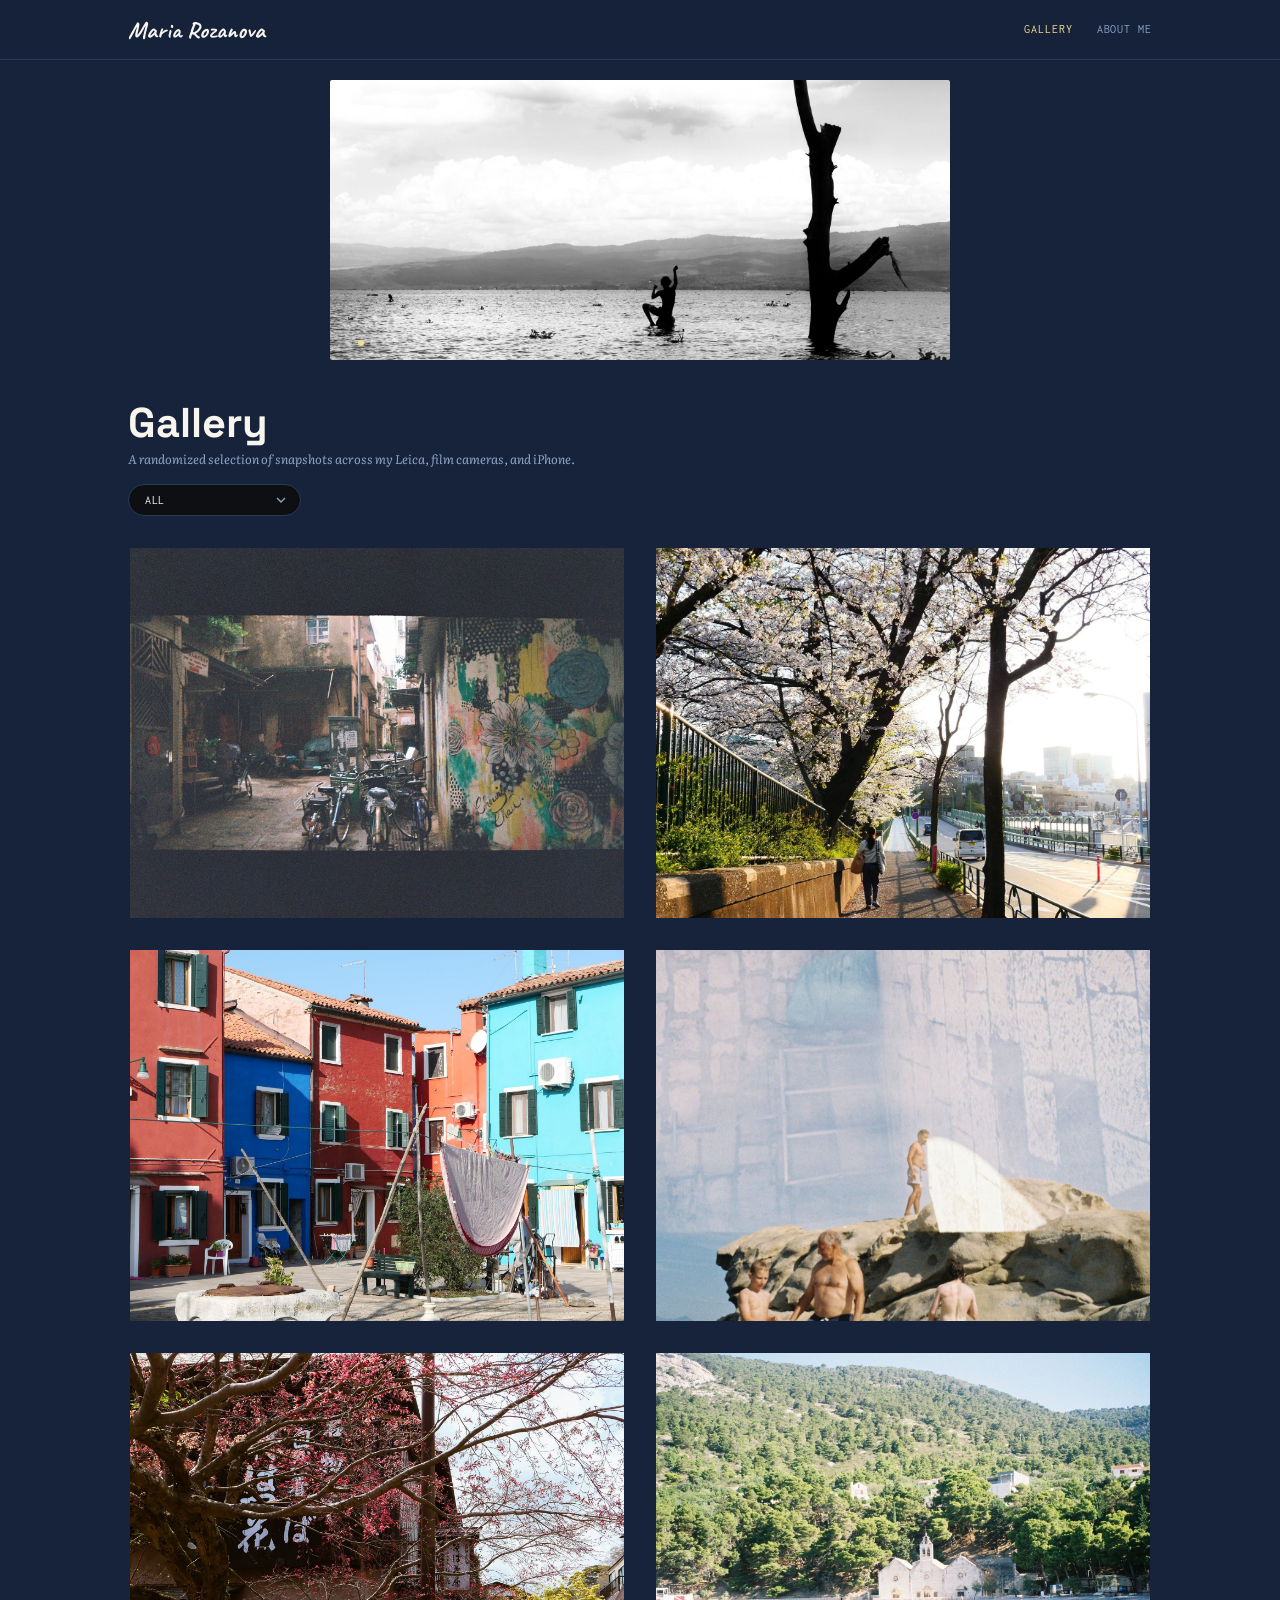
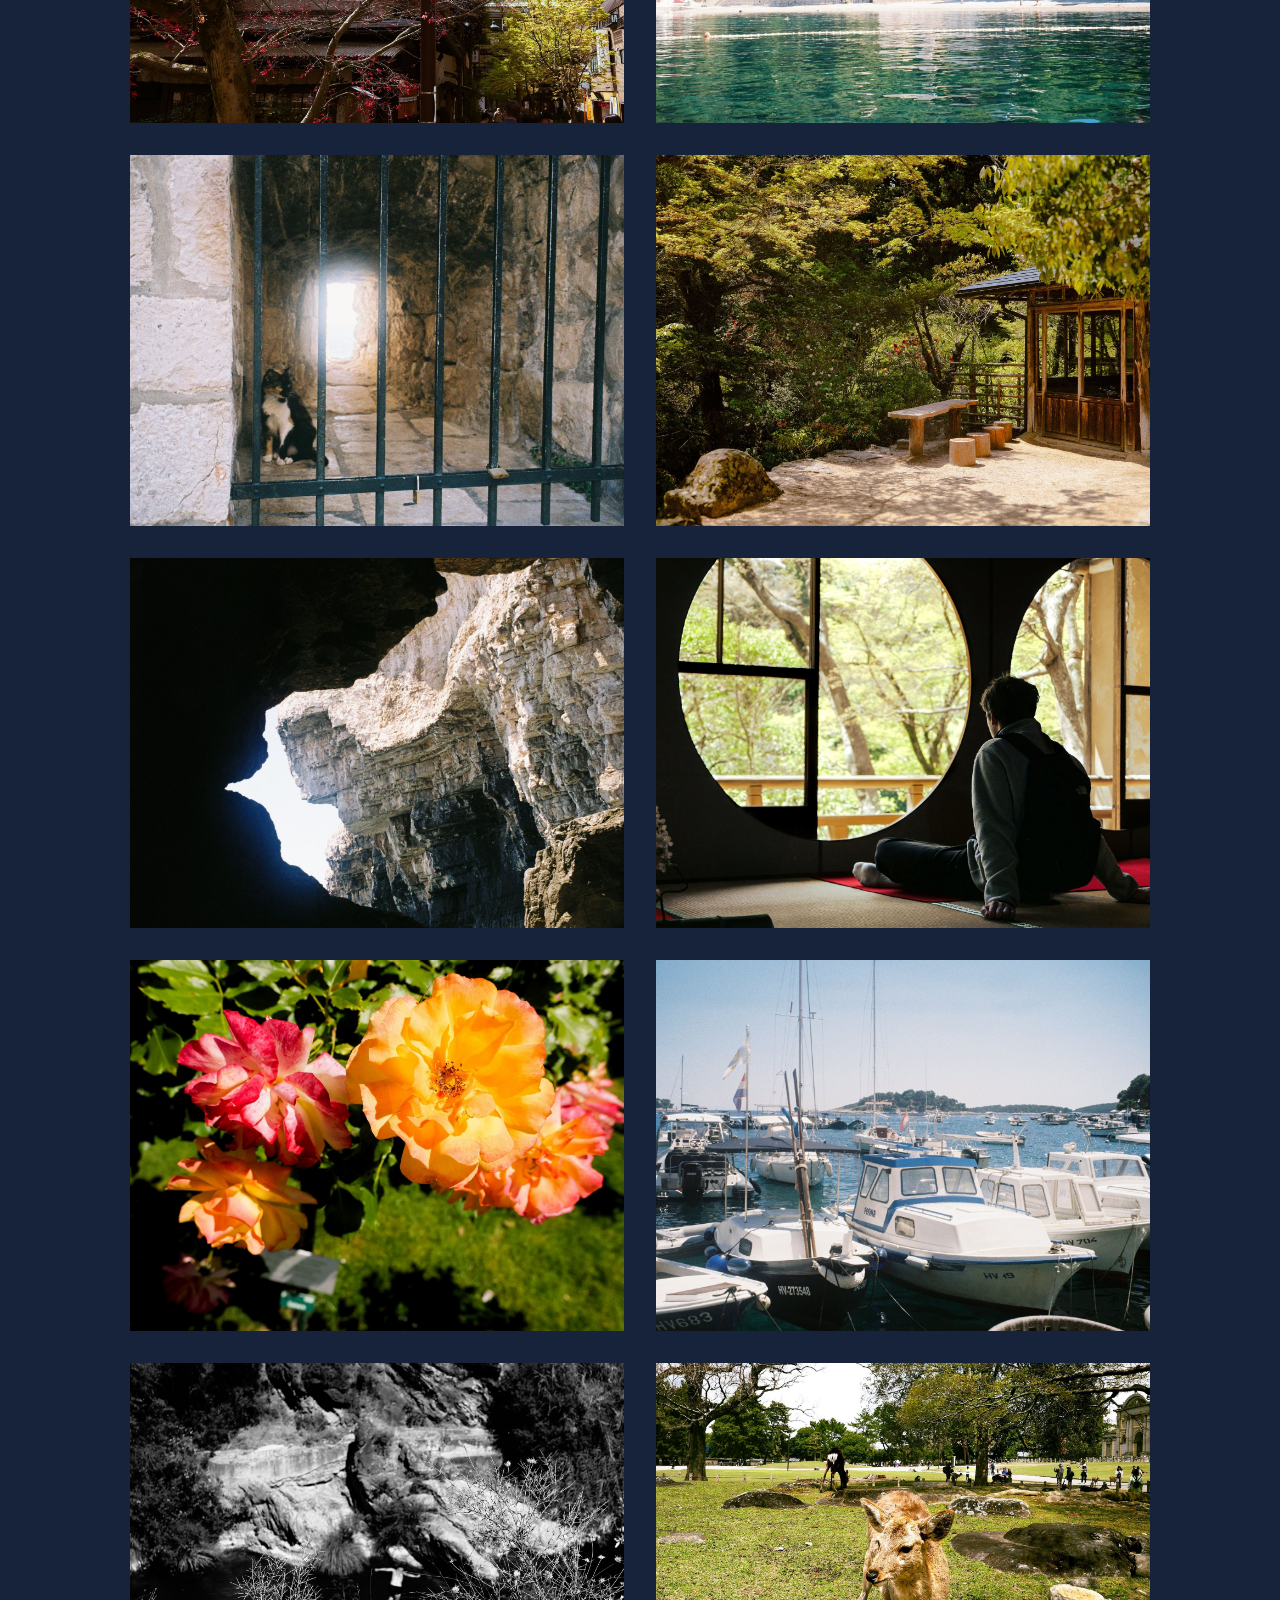
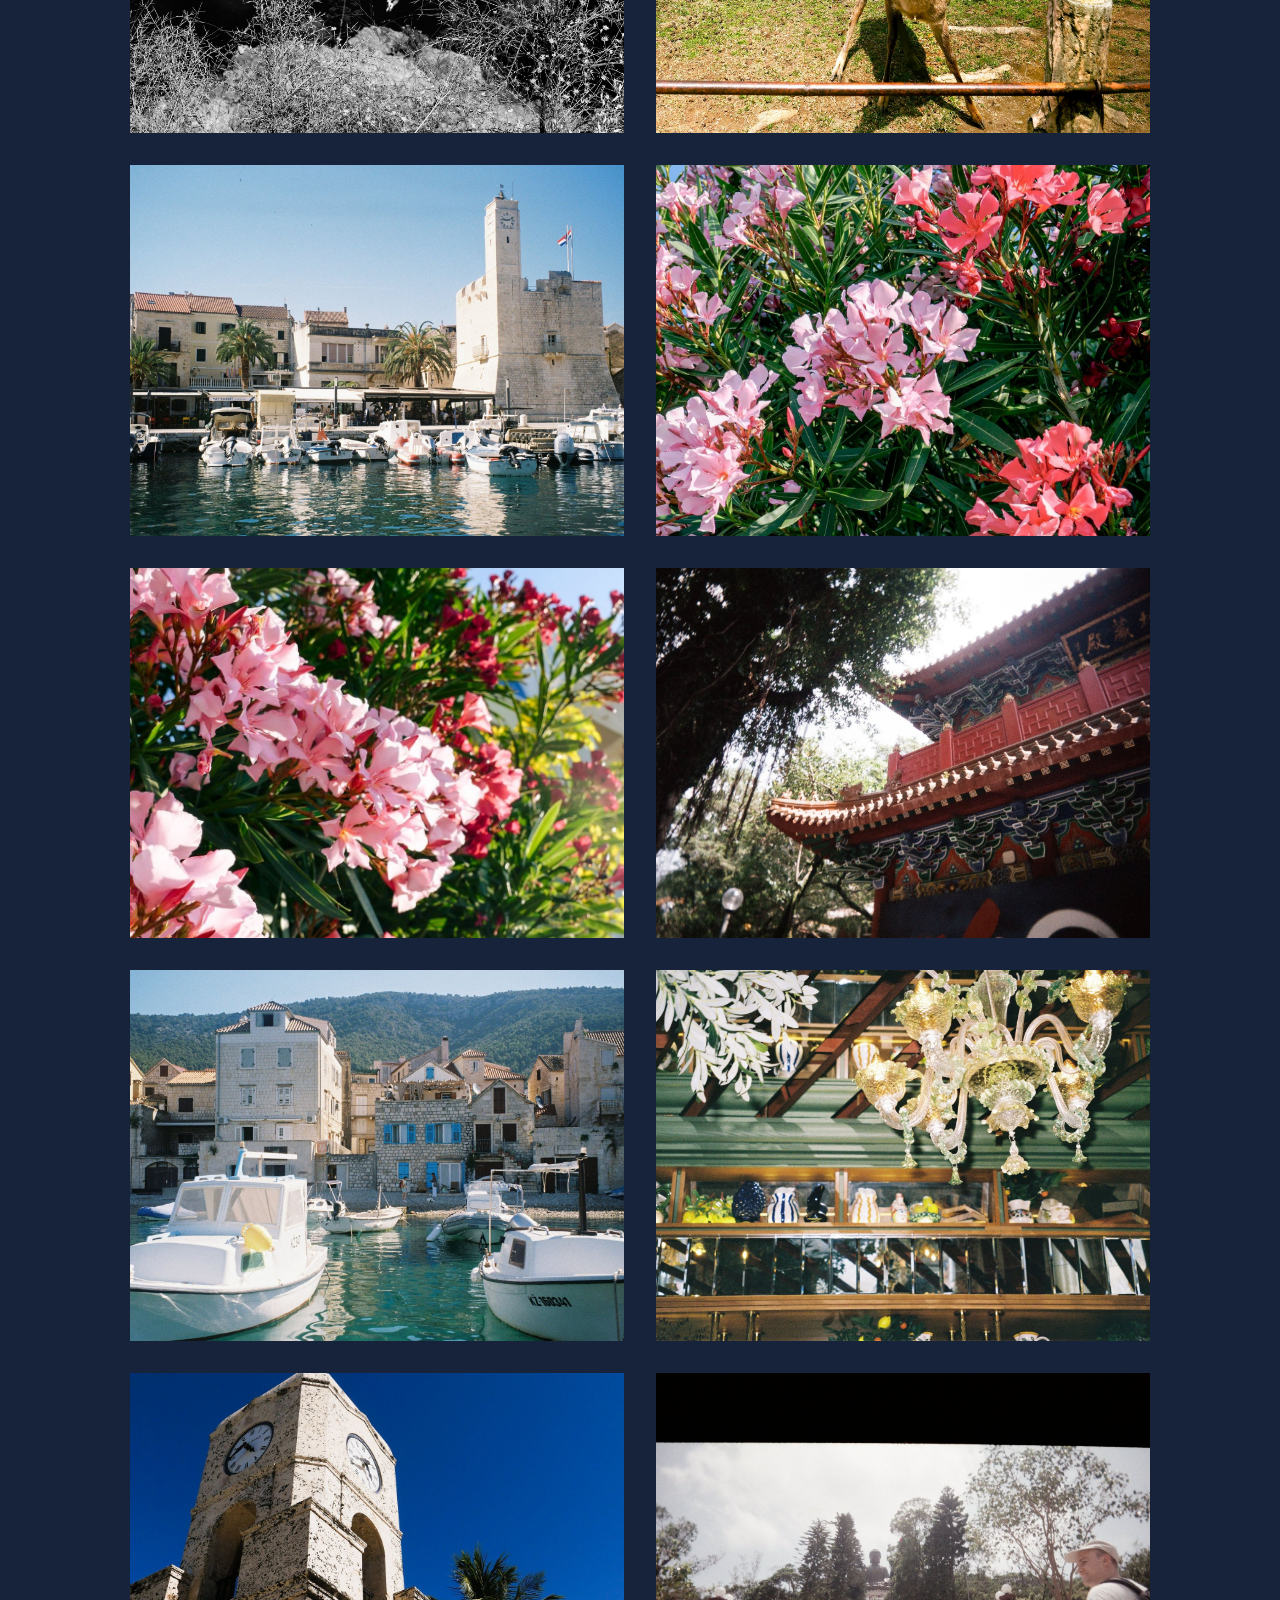
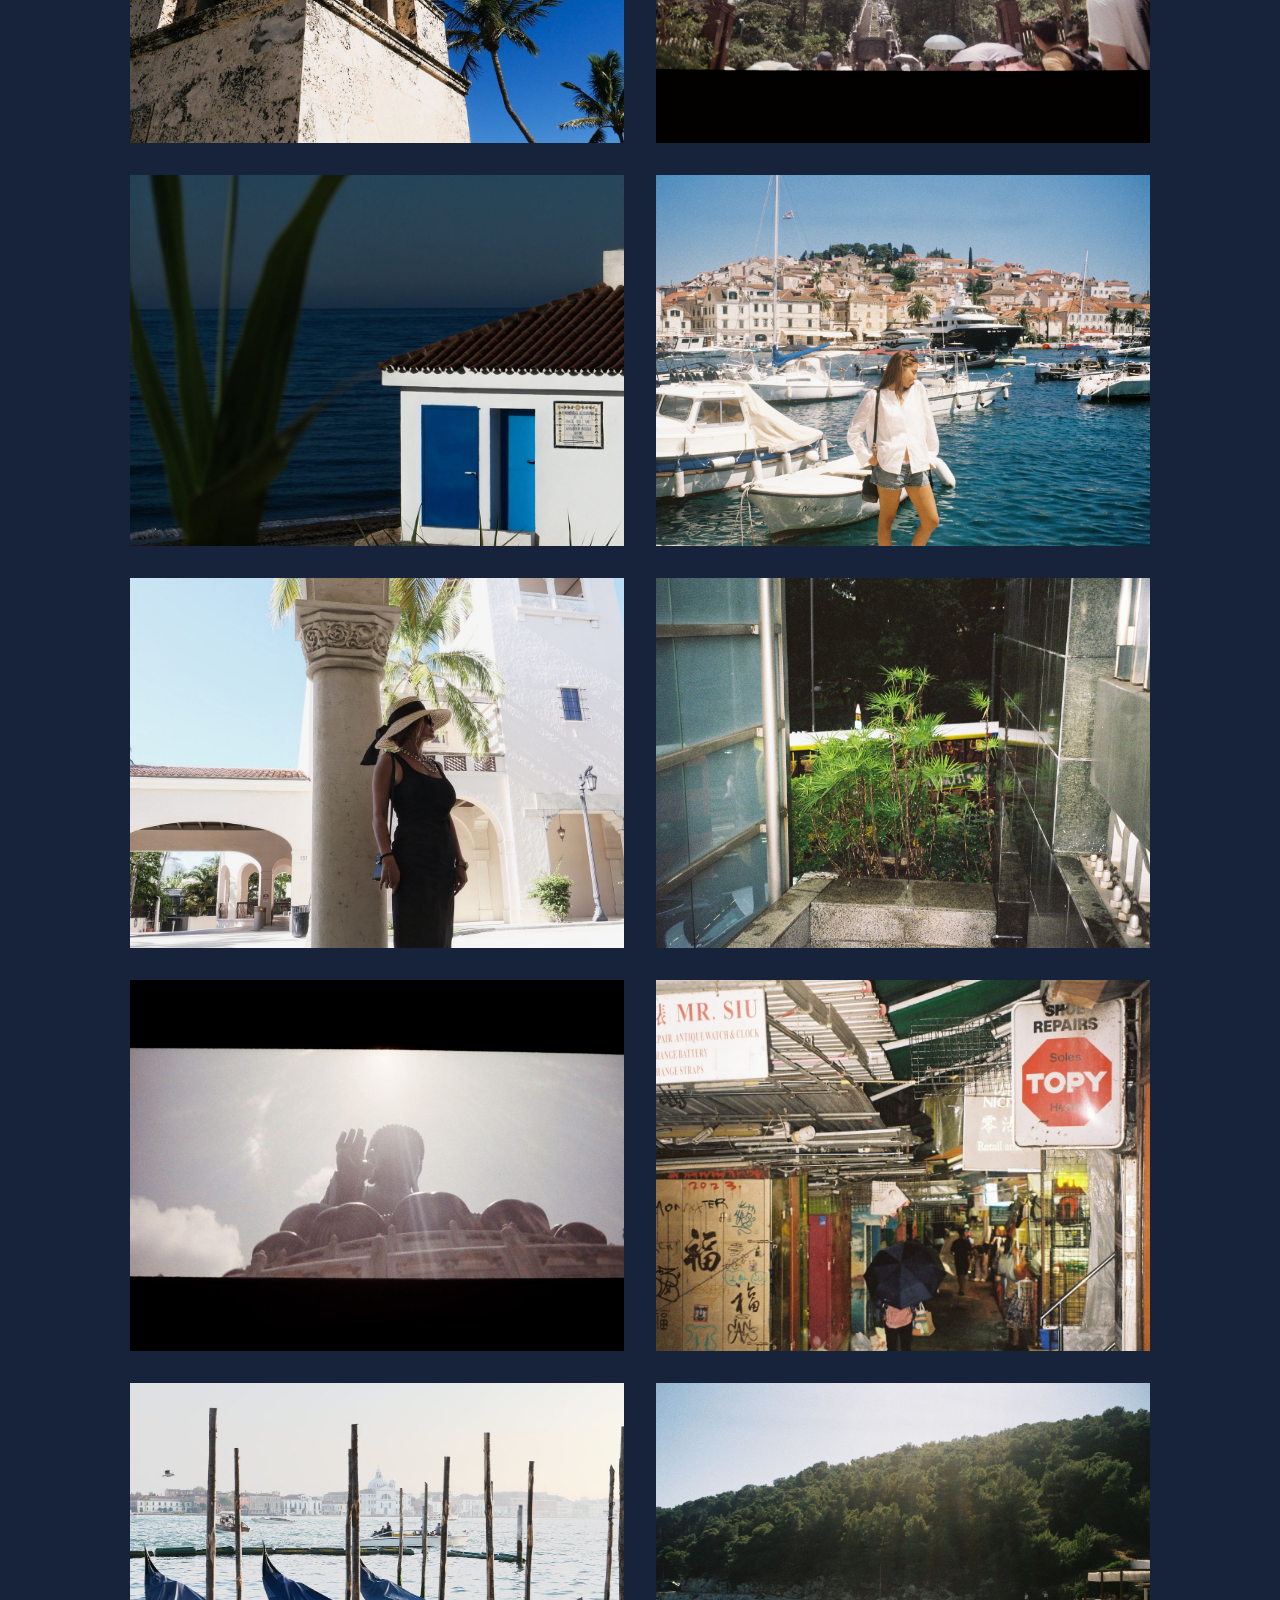
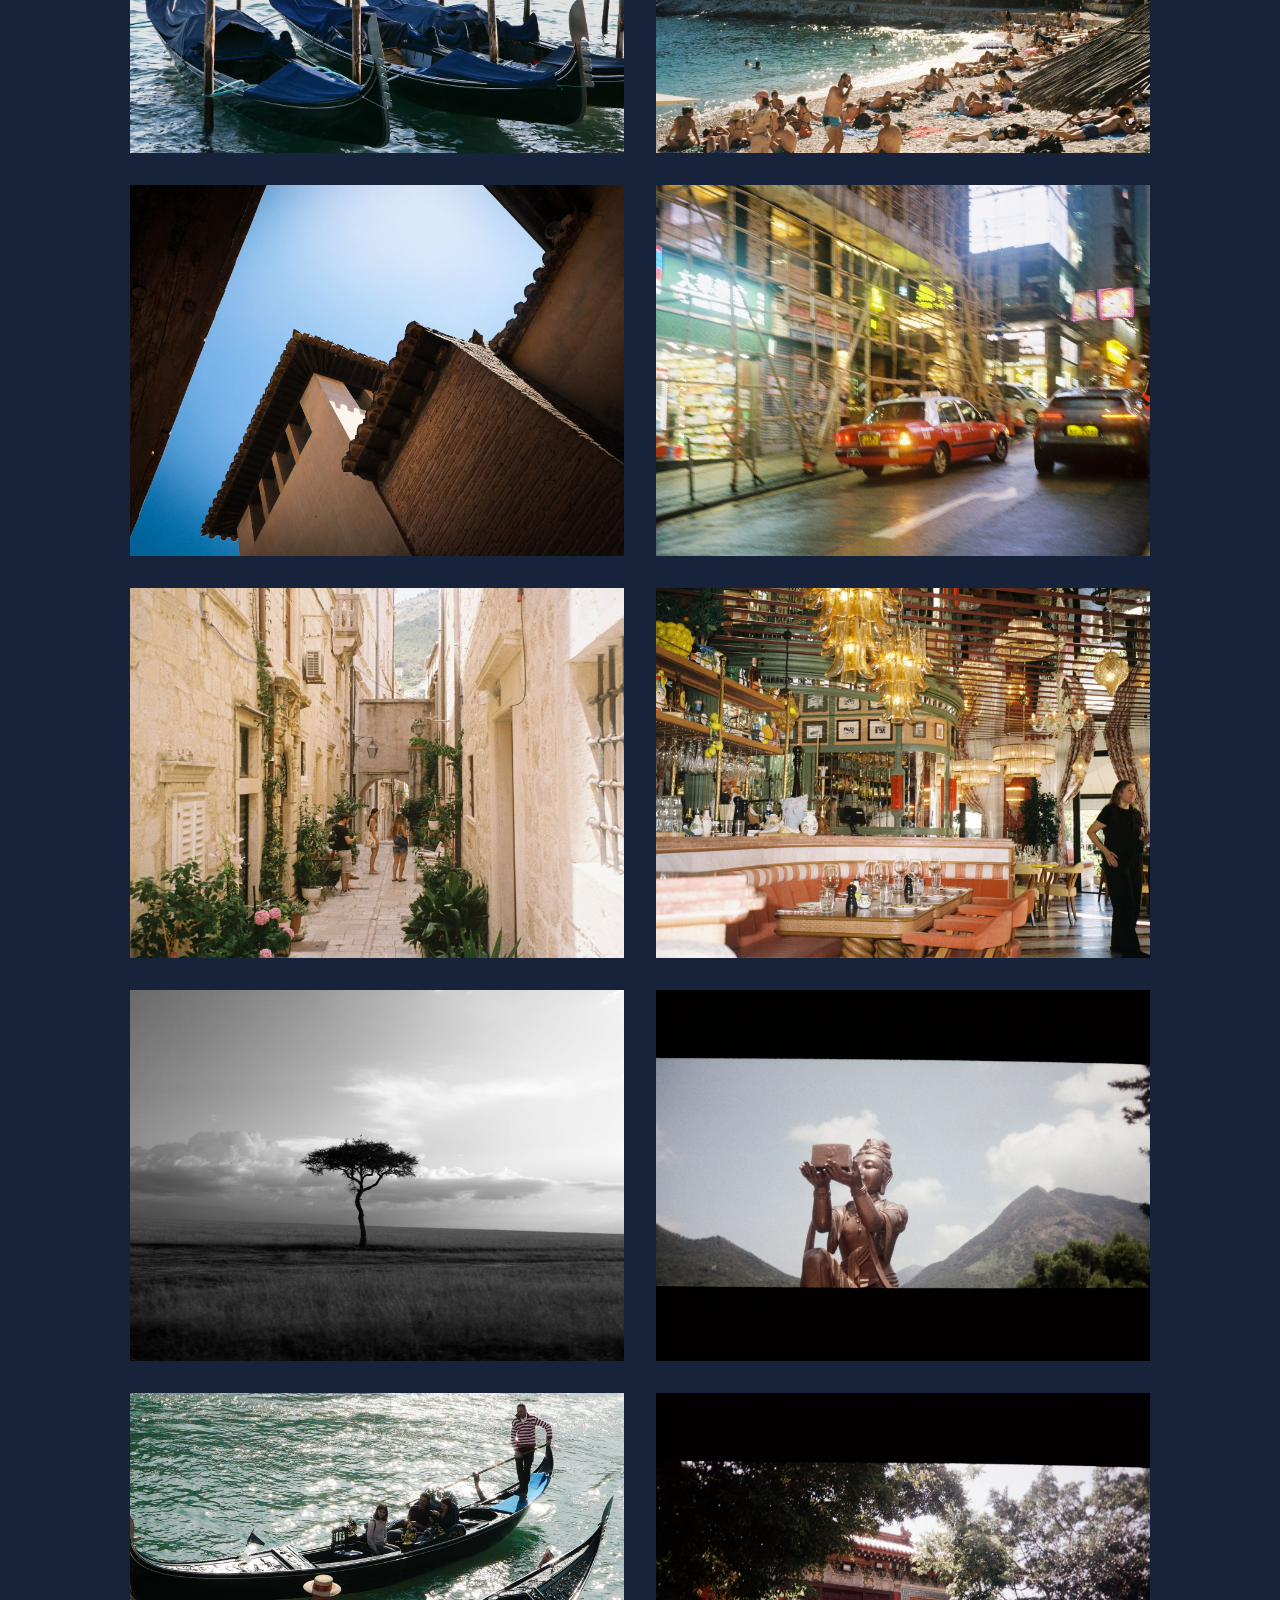
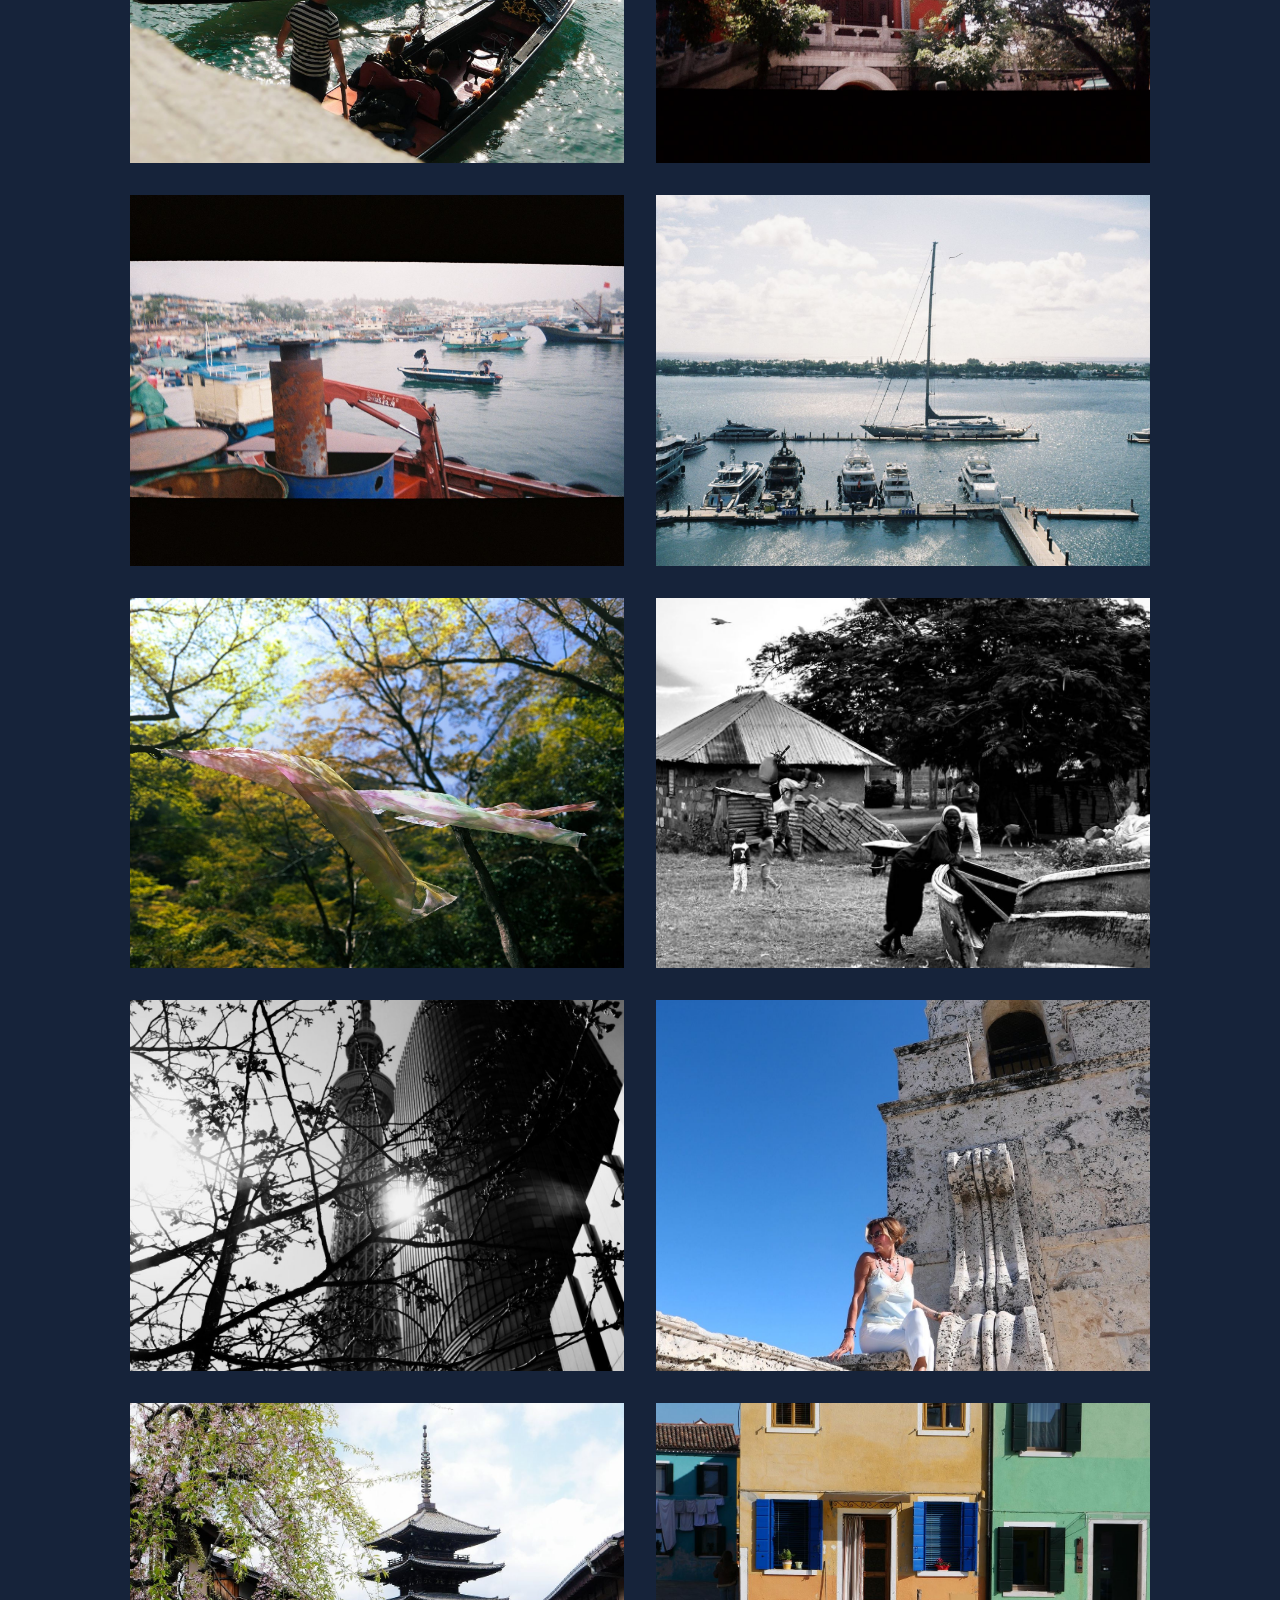
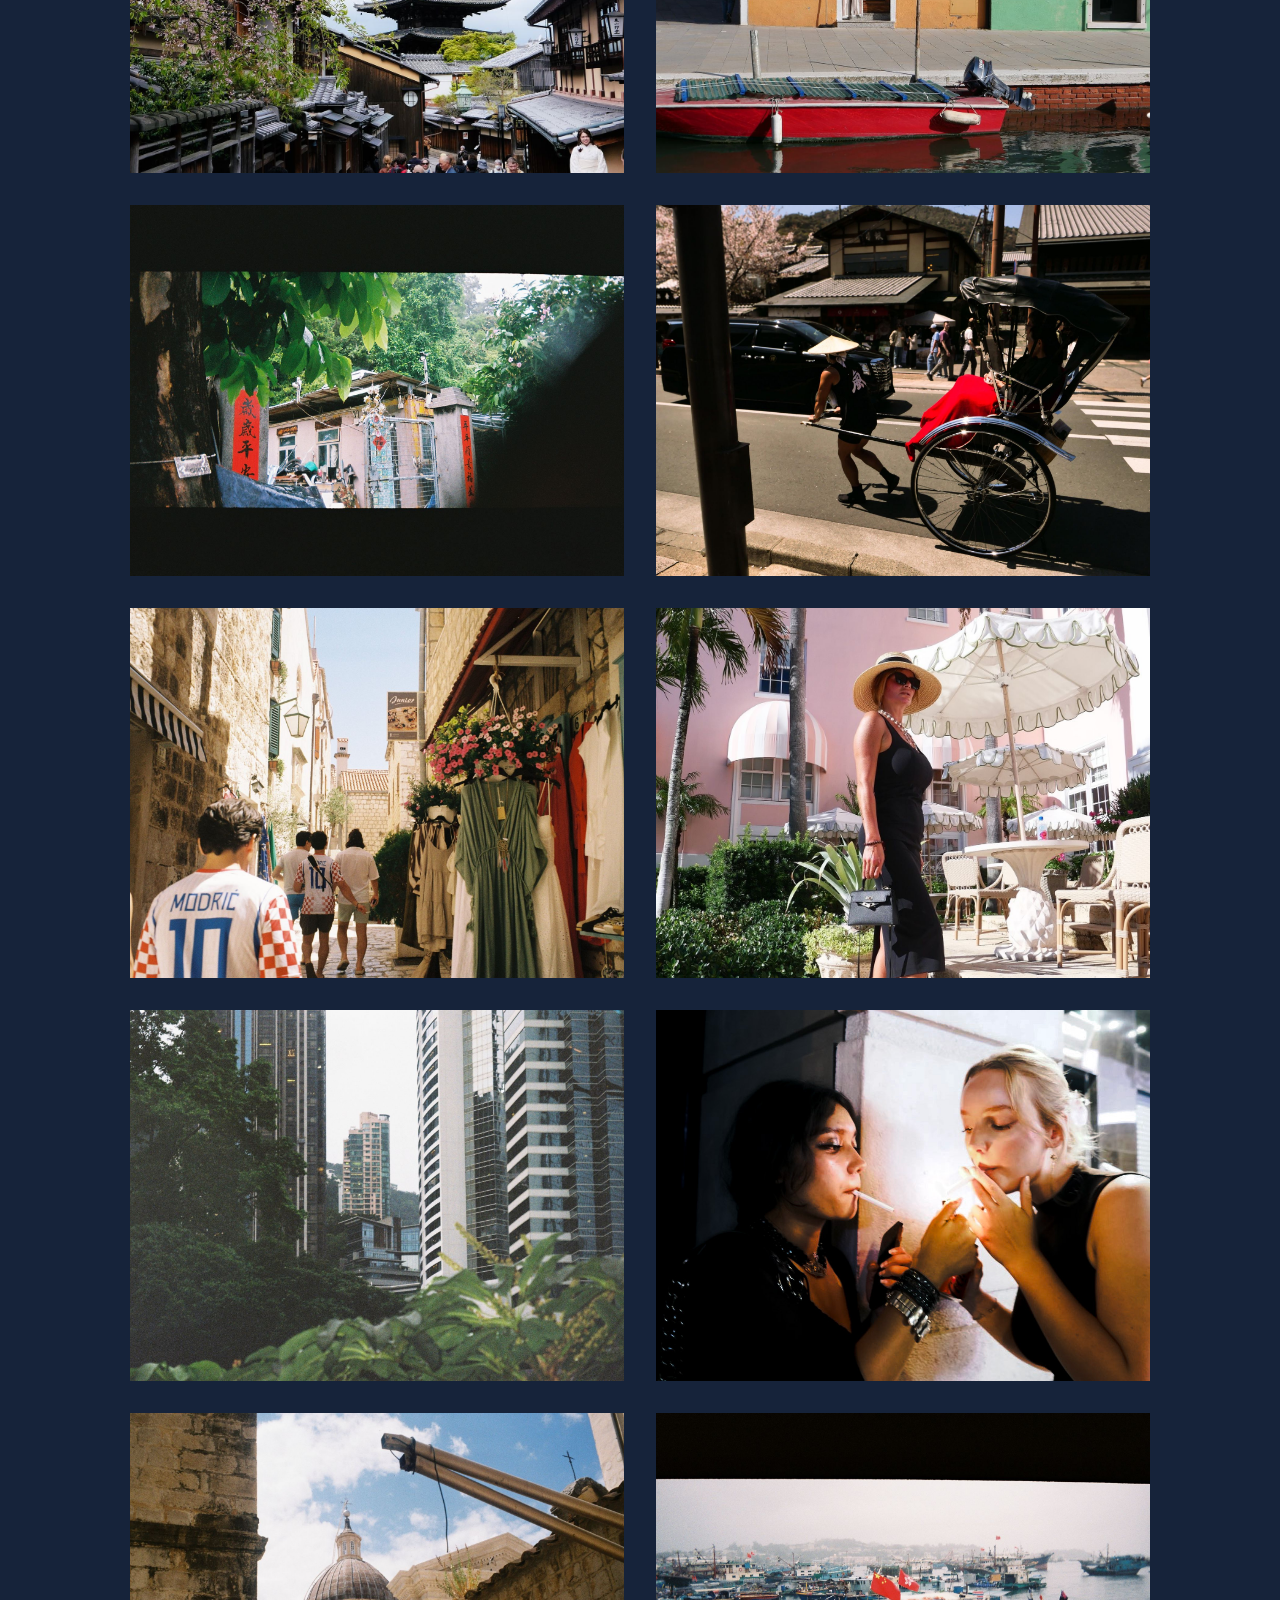
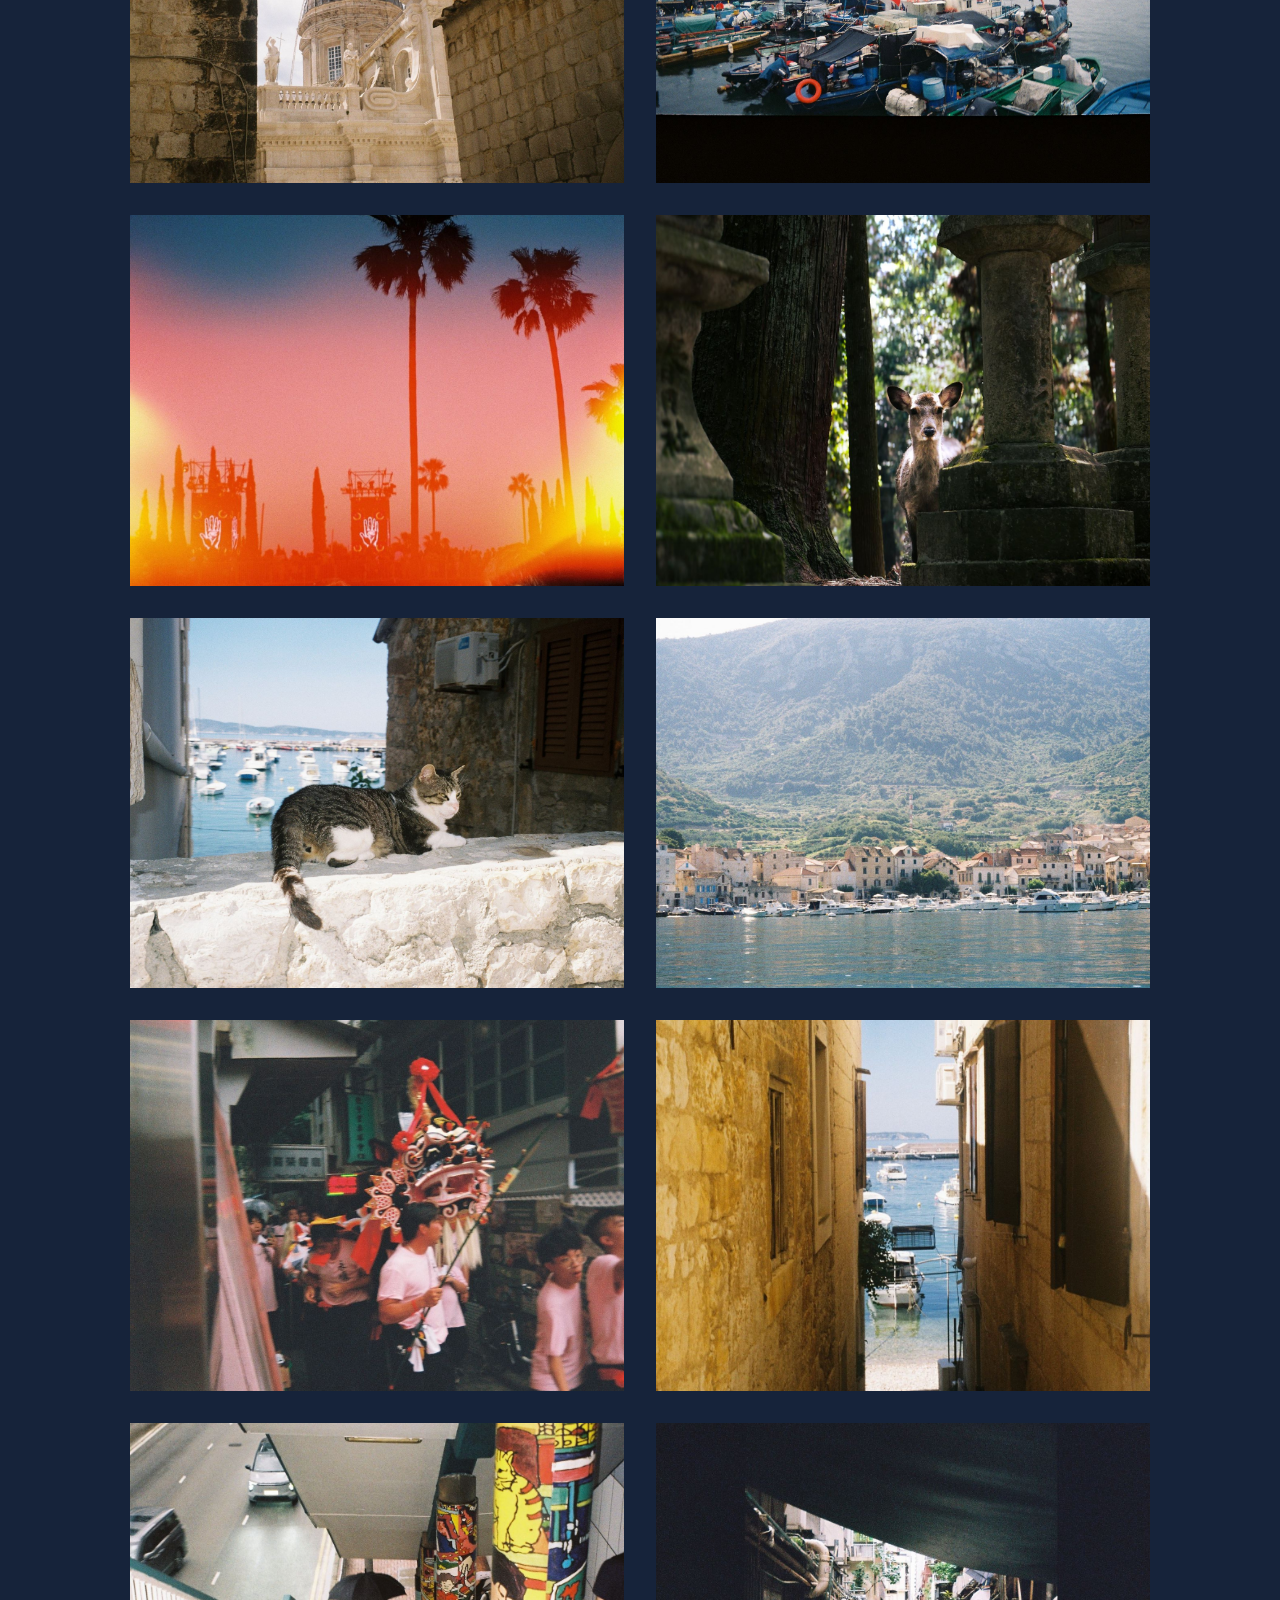
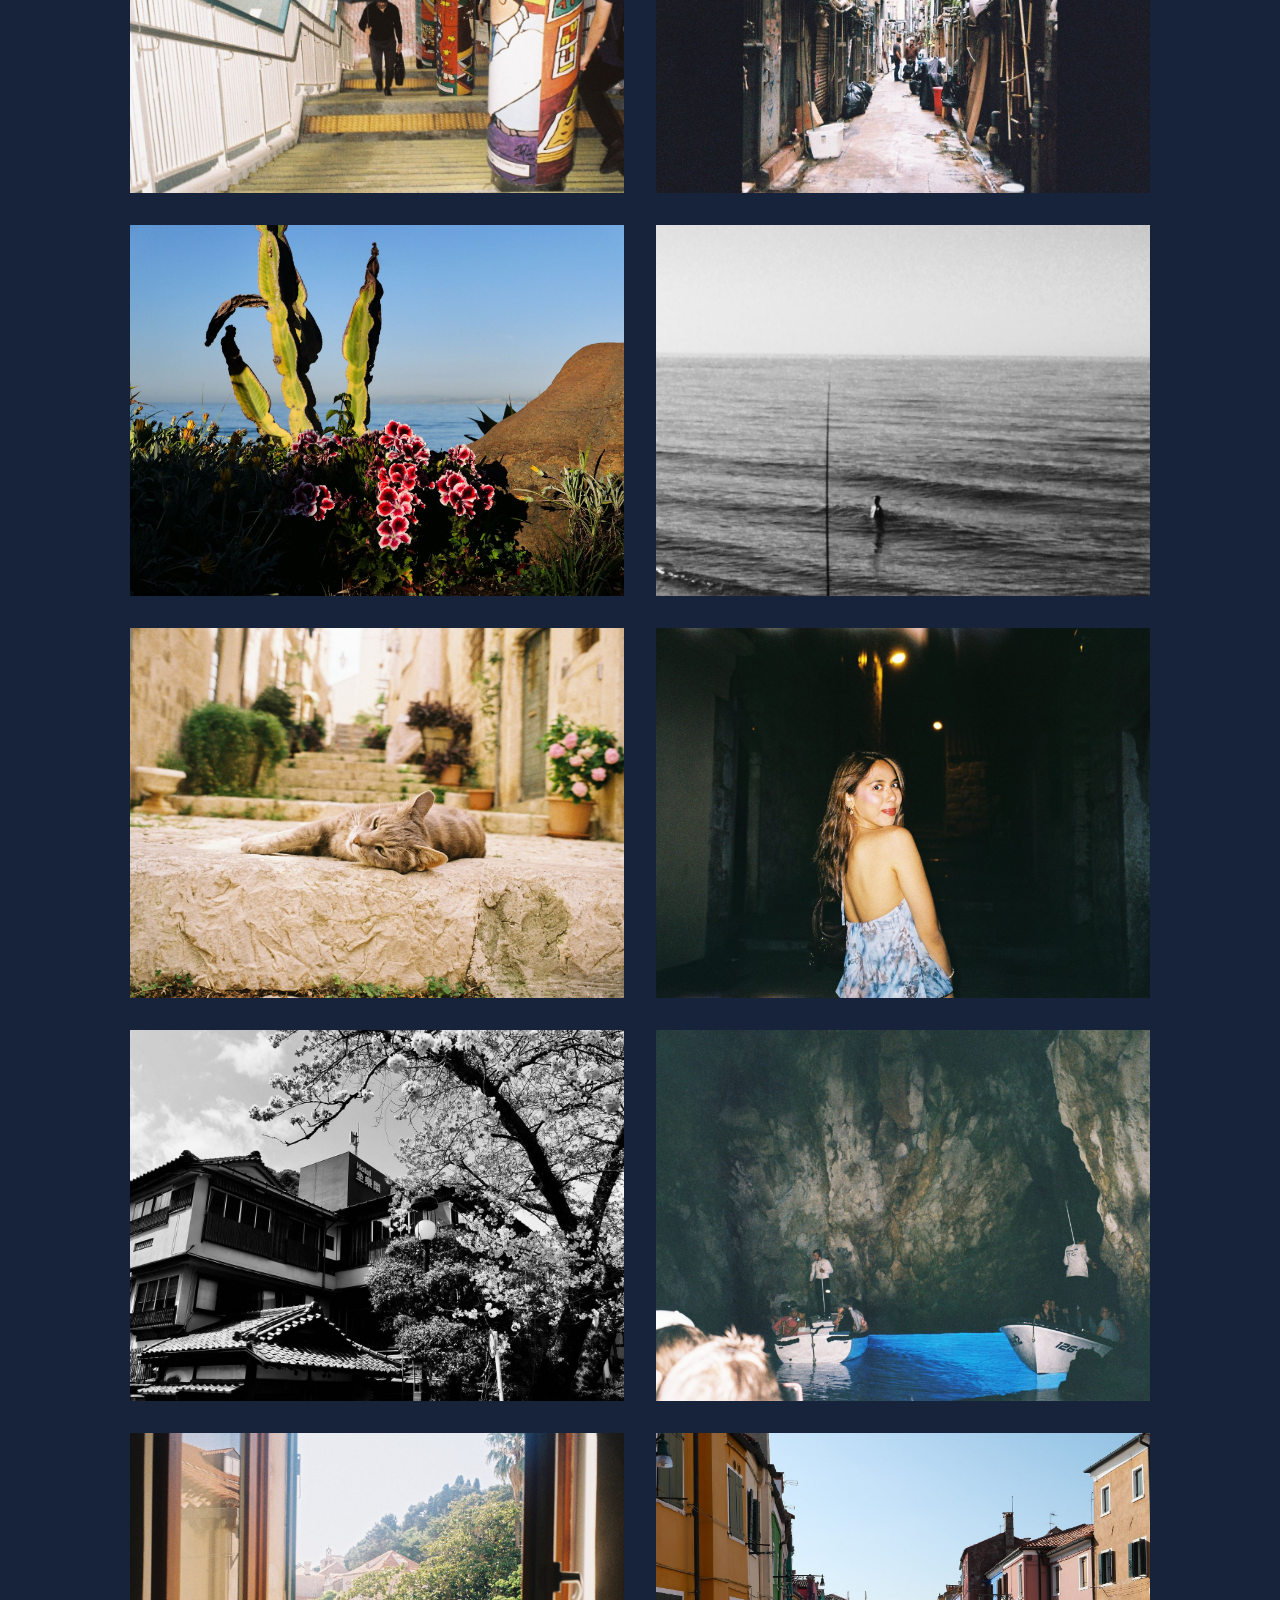
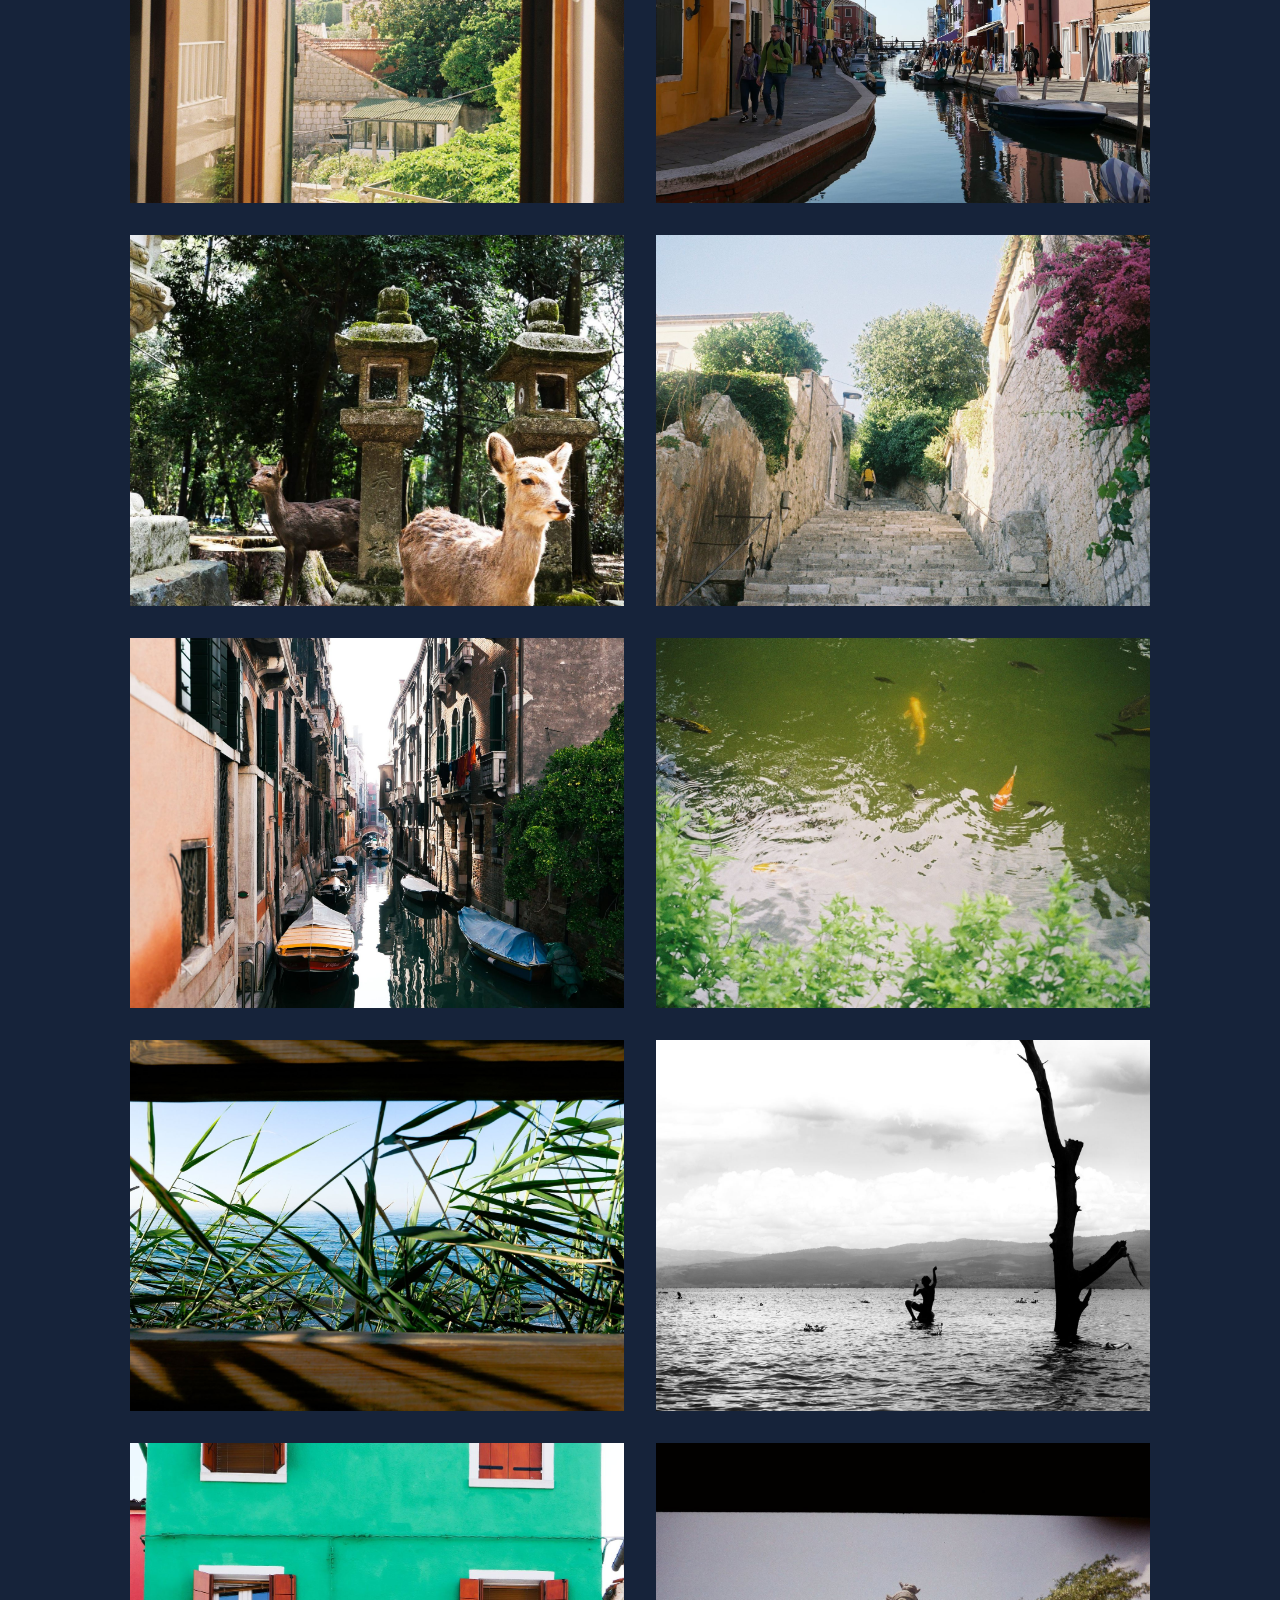
<file: index.html>
<!DOCTYPE html>
<html lang="en">
<head>
<meta charset="UTF-8">
<meta name="viewport" content="width=device-width, initial-scale=1.0">
<title>Maria Rozanova — Photography</title>
<meta name="description" content="Photography portfolio — nature, urban/travel, and people, shot on Leica D-Lux 7, iPhone, and film.">
<meta name="robots" content="noindex, nofollow">
<link rel="stylesheet" href="style.css">
</head>
<body>

<nav class="site-nav">
  <div class="site-nav-inner">
    <a class="site-nav-mark" href="index.html">Maria Rozanova</a>
    <div class="site-nav-links">
      <a href="index.html" class="active">Gallery</a>
      <a href="about.html">About Me</a>
    </div>
  </div>
</nav>

<!-- Carousel is curated, not random — drop your best shots into
     photos/featured/<leica|iphone|film>/ and rerun build_galleries.py. -->
<div class="carousel" id="carousel">
  <div class="carousel-track" id="carouselTrack">
    <!-- CAROUSEL:START (auto-generated by build_galleries.py from photos/featured/ — don't hand-edit, see README) -->
  <div class="carousel-slide current"><img src="photos/featured/leica/DO01001222.JPG" alt=""></div>
  <div class="carousel-slide"><img src="photos/featured/iphone/IMG_0348.jpeg" alt=""></div>
  <div class="carousel-slide"><img src="photos/featured/iphone/IMG_0563.JPG" alt=""></div>
  <div class="carousel-slide"><img src="photos/featured/iphone/IMG_2586.jpeg" alt=""></div>
  <div class="carousel-slide"><img src="photos/featured/film/000028.JPG" alt=""></div>
  <div class="carousel-slide"><img src="photos/featured/film/R1-01161-003A.JPG" alt=""></div>
    <!-- CAROUSEL:END -->
  </div>
  <div class="carousel-dots" id="carouselDots"></div>
</div>

<div class="wrap-wide home-gallery-wrap">
  <header class="gallery-header">
    <h1>Gallery</h1>
    <p class="gallery-subtitle">A randomized selection of snapshots across my Leica, film cameras, and iPhone.</p>
  </header>

  <div class="filterbar">
    <select id="galleryFilter">
      <option value="all">All</option>
      <optgroup label="Gear">
        <option value="gear:film">Film</option>
        <option value="gear:leica">Leica</option>
        <option value="gear:iphone">iPhone</option>
      </optgroup>
      <optgroup label="Category">
        <option value="gallery:nature">Nature</option>
        <option value="gallery:urban">Urban / Travel</option>
        <option value="gallery:people">People</option>
      </optgroup>
    </select>
  </div>

  <!-- GALLERY:START (auto-generated by build_galleries.py from all of photos/ — don't hand-edit, see README) -->
  <div class="gallery-grid" id="homeGallery">
    <div class="tile" data-gear="leica" data-gallery="nature">
      <img class="tile-img" src="photos/nature/leica/DO01001152.JPG" alt="" loading="lazy">
      <div class="tile-cap">Leica D-Lux 7</div>
    </div>
    <div class="tile" data-gear="leica" data-gallery="nature">
      <img class="tile-img" src="photos/nature/leica/DO01013426 3.JPG" alt="" loading="lazy">
      <div class="tile-cap">Leica D-Lux 7</div>
    </div>
    <div class="tile" data-gear="leica" data-gallery="nature">
      <img class="tile-img" src="photos/nature/leica/DO01013595 2.JPG" alt="" loading="lazy">
      <div class="tile-cap">Leica D-Lux 7</div>
    </div>
    <div class="tile" data-gear="leica" data-gallery="nature">
      <img class="tile-img" src="photos/nature/leica/DO01013683.JPG" alt="" loading="lazy">
      <div class="tile-cap">Leica D-Lux 7</div>
    </div>
    <div class="tile" data-gear="leica" data-gallery="nature">
      <img class="tile-img" src="photos/nature/leica/DO01013691 2.JPG" alt="" loading="lazy">
      <div class="tile-cap">Leica D-Lux 7</div>
    </div>
    <div class="tile" data-gear="leica" data-gallery="nature">
      <img class="tile-img" src="photos/nature/leica/DO01013799.JPG" alt="" loading="lazy">
      <div class="tile-cap">Leica D-Lux 7</div>
    </div>
    <div class="tile" data-gear="leica" data-gallery="nature">
      <img class="tile-img" src="photos/nature/leica/DO01014195.JPG" alt="" loading="lazy">
      <div class="tile-cap">Leica D-Lux 7</div>
    </div>
    <div class="tile" data-gear="leica" data-gallery="nature">
      <img class="tile-img" src="photos/nature/leica/DO01014259 2.JPG" alt="" loading="lazy">
      <div class="tile-cap">Leica D-Lux 7</div>
    </div>
    <div class="tile" data-gear="leica" data-gallery="nature">
      <img class="tile-img" src="photos/nature/leica/DO01014262 3.JPG" alt="" loading="lazy">
      <div class="tile-cap">Leica D-Lux 7</div>
    </div>
    <div class="tile" data-gear="leica" data-gallery="nature">
      <img class="tile-img" src="photos/nature/leica/DO01024580.JPG" alt="" loading="lazy">
      <div class="tile-cap">Leica D-Lux 7</div>
    </div>
    <div class="tile" data-gear="leica" data-gallery="nature">
      <img class="tile-img" src="photos/nature/leica/DO01025099 2.JPG" alt="" loading="lazy">
      <div class="tile-cap">Leica D-Lux 7</div>
    </div>
    <div class="tile" data-gear="leica" data-gallery="nature">
      <img class="tile-img" src="photos/nature/leica/DO01025128.JPG" alt="" loading="lazy" style="object-position: 2.2% 67.9%;">
      <div class="tile-cap">Leica D-Lux 7</div>
    </div>
    <div class="tile" data-gear="leica" data-gallery="nature">
      <img class="tile-img" src="photos/nature/leica/DO01025147.JPG" alt="" loading="lazy">
      <div class="tile-cap">Leica D-Lux 7</div>
    </div>
    <div class="tile" data-gear="leica" data-gallery="nature">
      <img class="tile-img" src="photos/nature/leica/DO01025150.JPG" alt="" loading="lazy">
      <div class="tile-cap">Leica D-Lux 7</div>
    </div>
    <div class="tile" data-gear="leica" data-gallery="nature">
      <img class="tile-img" src="photos/nature/leica/DO01025159.JPG" alt="" loading="lazy">
      <div class="tile-cap">Leica D-Lux 7</div>
    </div>
    <div class="tile" data-gear="leica" data-gallery="nature">
      <img class="tile-img" src="photos/nature/leica/DO01025202 (2).JPG" alt="" loading="lazy">
      <div class="tile-cap">Leica D-Lux 7</div>
    </div>
    <div class="tile" data-gear="leica" data-gallery="nature">
      <img class="tile-img" src="photos/nature/leica/DO01025262.JPG" alt="" loading="lazy">
      <div class="tile-cap">Leica D-Lux 7</div>
    </div>
    <div class="tile" data-gear="leica" data-gallery="nature">
      <img class="tile-img" src="photos/nature/leica/IMG_0409.jpg" alt="" loading="lazy">
      <div class="tile-cap">Leica D-Lux 7</div>
    </div>
    <div class="tile" data-gear="leica" data-gallery="nature">
      <img class="tile-img" src="photos/nature/leica/IMG_0490.JPG" alt="" loading="lazy">
      <div class="tile-cap">Leica D-Lux 7</div>
    </div>
    <div class="tile" data-gear="leica" data-gallery="nature">
      <img class="tile-img" src="photos/nature/leica/IMG_0761.jpeg" alt="" loading="lazy">
      <div class="tile-cap">Leica D-Lux 7</div>
    </div>
    <div class="tile" data-gear="leica" data-gallery="nature">
      <img class="tile-img" src="photos/nature/leica/IMG_5184.JPG" alt="" loading="lazy">
      <div class="tile-cap">Leica D-Lux 7</div>
    </div>
    <div class="tile" data-gear="film" data-gallery="nature">
      <img class="tile-img" src="photos/nature/film/000017010017.jpg" alt="" loading="lazy">
      <div class="tile-cap">Film</div>
    </div>
    <div class="tile" data-gear="film" data-gallery="nature">
      <img class="tile-img" src="photos/nature/film/000017010027.jpg" alt="" loading="lazy">
      <div class="tile-cap">Film</div>
    </div>
    <div class="tile" data-gear="film" data-gallery="nature">
      <img class="tile-img" src="photos/nature/film/000032.JPG" alt="" loading="lazy">
      <div class="tile-cap">Film</div>
    </div>
    <div class="tile" data-gear="film" data-gallery="nature">
      <img class="tile-img" src="photos/nature/film/000042.JPG" alt="" loading="lazy">
      <div class="tile-cap">Film</div>
    </div>
    <div class="tile" data-gear="film" data-gallery="nature">
      <img class="tile-img" src="photos/nature/film/000043.JPG" alt="" loading="lazy">
      <div class="tile-cap">Film</div>
    </div>
    <div class="tile" data-gear="film" data-gallery="nature">
      <img class="tile-img" src="photos/nature/film/000049.JPG" alt="" loading="lazy">
      <div class="tile-cap">Film</div>
    </div>
    <div class="tile" data-gear="film" data-gallery="nature">
      <img class="tile-img" src="photos/nature/film/000061.JPG" alt="" loading="lazy">
      <div class="tile-cap">Film</div>
    </div>
    <div class="tile" data-gear="film" data-gallery="nature">
      <img class="tile-img" src="photos/nature/film/8972 (12).JPEG" alt="" loading="lazy">
      <div class="tile-cap">Film</div>
    </div>
    <div class="tile" data-gear="film" data-gallery="nature">
      <img class="tile-img" src="photos/nature/film/8972 (29).JPEG" alt="" loading="lazy" style="object-position: 49.3% 77.0%;">
      <div class="tile-cap">Film</div>
    </div>
    <div class="tile" data-gear="film" data-gallery="nature">
      <img class="tile-img" src="photos/nature/film/R1-01161-027A.JPG" alt="" loading="lazy">
      <div class="tile-cap">Film</div>
    </div>
    <div class="tile" data-gear="leica" data-gallery="urban">
      <img class="tile-img" src="photos/urban/leica/DO01001113.JPG" alt="" loading="lazy">
      <div class="tile-cap">Leica D-Lux 7</div>
    </div>
    <div class="tile" data-gear="leica" data-gallery="urban">
      <img class="tile-img" src="photos/urban/leica/DO01001174.JPG" alt="" loading="lazy" style="object-position: 33.7% 45.2%;">
      <div class="tile-cap">Leica D-Lux 7</div>
    </div>
    <div class="tile" data-gear="leica" data-gallery="urban">
      <img class="tile-img" src="photos/urban/leica/DO01001183.JPG" alt="" loading="lazy" style="object-position: 43.5% 57.2%;">
      <div class="tile-cap">Leica D-Lux 7</div>
    </div>
    <div class="tile" data-gear="leica" data-gallery="urban">
      <img class="tile-img" src="photos/urban/leica/DO01001191.JPG" alt="" loading="lazy">
      <div class="tile-cap">Leica D-Lux 7</div>
    </div>
    <div class="tile" data-gear="leica" data-gallery="urban">
      <img class="tile-img" src="photos/urban/leica/DO01001222.JPG" alt="" loading="lazy">
      <div class="tile-cap">Leica D-Lux 7</div>
    </div>
    <div class="tile" data-gear="leica" data-gallery="urban">
      <img class="tile-img" src="photos/urban/leica/DO01001227.JPG" alt="" loading="lazy">
      <div class="tile-cap">Leica D-Lux 7</div>
    </div>
    <div class="tile" data-gear="leica" data-gallery="urban">
      <img class="tile-img" src="photos/urban/leica/DO01001253.JPG" alt="" loading="lazy">
      <div class="tile-cap">Leica D-Lux 7</div>
    </div>
    <div class="tile" data-gear="leica" data-gallery="urban">
      <img class="tile-img" src="photos/urban/leica/DO01001267.JPG" alt="" loading="lazy" style="object-position: 47.5% 68.5%;">
      <div class="tile-cap">Leica D-Lux 7</div>
    </div>
    <div class="tile" data-gear="leica" data-gallery="urban">
      <img class="tile-img" src="photos/urban/leica/DO01001285.JPG" alt="" loading="lazy">
      <div class="tile-cap">Leica D-Lux 7</div>
    </div>
    <div class="tile" data-gear="leica" data-gallery="urban">
      <img class="tile-img" src="photos/urban/leica/DO01013323 2.JPG" alt="" loading="lazy">
      <div class="tile-cap">Leica D-Lux 7</div>
    </div>
    <div class="tile" data-gear="leica" data-gallery="urban">
      <img class="tile-img" src="photos/urban/leica/DO01013481 (1).JPG" alt="" loading="lazy">
      <div class="tile-cap">Leica D-Lux 7</div>
    </div>
    <div class="tile" data-gear="leica" data-gallery="urban">
      <img class="tile-img" src="photos/urban/leica/DO01013488.JPG" alt="" loading="lazy">
      <div class="tile-cap">Leica D-Lux 7</div>
    </div>
    <div class="tile" data-gear="leica" data-gallery="urban">
      <img class="tile-img" src="photos/urban/leica/DO01013530.JPG" alt="" loading="lazy">
      <div class="tile-cap">Leica D-Lux 7</div>
    </div>
    <div class="tile" data-gear="leica" data-gallery="urban">
      <img class="tile-img" src="photos/urban/leica/DO01013699.JPG" alt="" loading="lazy">
      <div class="tile-cap">Leica D-Lux 7</div>
    </div>
    <div class="tile" data-gear="leica" data-gallery="urban">
      <img class="tile-img" src="photos/urban/leica/DO01013820.JPG" alt="" loading="lazy">
      <div class="tile-cap">Leica D-Lux 7</div>
    </div>
    <div class="tile" data-gear="leica" data-gallery="urban">
      <img class="tile-img" src="photos/urban/leica/DO01013914.JPG" alt="" loading="lazy">
      <div class="tile-cap">Leica D-Lux 7</div>
    </div>
    <div class="tile" data-gear="leica" data-gallery="urban">
      <img class="tile-img" src="photos/urban/leica/DO01014018 2.JPG" alt="" loading="lazy">
      <div class="tile-cap">Leica D-Lux 7</div>
    </div>
    <div class="tile" data-gear="leica" data-gallery="urban">
      <img class="tile-img" src="photos/urban/leica/DO01025138 2.JPG" alt="" loading="lazy">
      <div class="tile-cap">Leica D-Lux 7</div>
    </div>
    <div class="tile" data-gear="leica" data-gallery="urban">
      <img class="tile-img" src="photos/urban/leica/DO01025266.JPG" alt="" loading="lazy">
      <div class="tile-cap">Leica D-Lux 7</div>
    </div>
    <div class="tile" data-gear="leica" data-gallery="urban">
      <img class="tile-img" src="photos/urban/leica/IMG_1246.JPG" alt="" loading="lazy">
      <div class="tile-cap">Leica D-Lux 7</div>
    </div>
    <div class="tile" data-gear="iphone" data-gallery="urban">
      <img class="tile-img" src="photos/urban/iphone/IMG_0348.jpeg" alt="" loading="lazy">
      <div class="tile-cap">iPhone</div>
    </div>
    <div class="tile" data-gear="iphone" data-gallery="urban">
      <img class="tile-img" src="photos/urban/iphone/IMG_2582.jpeg" alt="" loading="lazy" style="object-position: 47.7% 76.8%;">
      <div class="tile-cap">iPhone</div>
    </div>
    <div class="tile" data-gear="film" data-gallery="urban">
      <img class="tile-img" src="photos/urban/film/000001-2.JPG" alt="" loading="lazy">
      <div class="tile-cap">Film</div>
    </div>
    <div class="tile" data-gear="film" data-gallery="urban">
      <img class="tile-img" src="photos/urban/film/000001.JPG" alt="" loading="lazy">
      <div class="tile-cap">Film</div>
    </div>
    <div class="tile" data-gear="film" data-gallery="urban">
      <img class="tile-img" src="photos/urban/film/000004.JPG" alt="" loading="lazy">
      <div class="tile-cap">Film</div>
    </div>
    <div class="tile" data-gear="film" data-gallery="urban">
      <img class="tile-img" src="photos/urban/film/000005.JPG" alt="" loading="lazy">
      <div class="tile-cap">Film</div>
    </div>
    <div class="tile" data-gear="film" data-gallery="urban">
      <img class="tile-img" src="photos/urban/film/000006.JPG" alt="" loading="lazy">
      <div class="tile-cap">Film</div>
    </div>
    <div class="tile" data-gear="film" data-gallery="urban">
      <img class="tile-img" src="photos/urban/film/000017010020.jpg" alt="" loading="lazy">
      <div class="tile-cap">Film</div>
    </div>
    <div class="tile" data-gear="film" data-gallery="urban">
      <img class="tile-img" src="photos/urban/film/000017010028.jpg" alt="" loading="lazy">
      <div class="tile-cap">Film</div>
    </div>
    <div class="tile" data-gear="film" data-gallery="urban">
      <img class="tile-img" src="photos/urban/film/000017010036.jpg" alt="" loading="lazy">
      <div class="tile-cap">Film</div>
    </div>
    <div class="tile" data-gear="film" data-gallery="urban">
      <img class="tile-img" src="photos/urban/film/000017010037.jpg" alt="" loading="lazy">
      <div class="tile-cap">Film</div>
    </div>
    <div class="tile" data-gear="film" data-gallery="urban">
      <img class="tile-img" src="photos/urban/film/000024.JPG" alt="" loading="lazy">
      <div class="tile-cap">Film</div>
    </div>
    <div class="tile" data-gear="film" data-gallery="urban">
      <img class="tile-img" src="photos/urban/film/000028.JPG" alt="" loading="lazy">
      <div class="tile-cap">Film</div>
    </div>
    <div class="tile" data-gear="film" data-gallery="urban">
      <img class="tile-img" src="photos/urban/film/000029.JPG" alt="" loading="lazy">
      <div class="tile-cap">Film</div>
    </div>
    <div class="tile" data-gear="film" data-gallery="urban">
      <img class="tile-img" src="photos/urban/film/000030.JPG" alt="" loading="lazy">
      <div class="tile-cap">Film</div>
    </div>
    <div class="tile" data-gear="film" data-gallery="urban">
      <img class="tile-img" src="photos/urban/film/000033.JPG" alt="" loading="lazy">
      <div class="tile-cap">Film</div>
    </div>
    <div class="tile" data-gear="film" data-gallery="urban">
      <img class="tile-img" src="photos/urban/film/000034.JPG" alt="" loading="lazy">
      <div class="tile-cap">Film</div>
    </div>
    <div class="tile" data-gear="film" data-gallery="urban">
      <img class="tile-img" src="photos/urban/film/000035.JPG" alt="" loading="lazy">
      <div class="tile-cap">Film</div>
    </div>
    <div class="tile" data-gear="film" data-gallery="urban">
      <img class="tile-img" src="photos/urban/film/000036-2.JPG" alt="" loading="lazy">
      <div class="tile-cap">Film</div>
    </div>
    <div class="tile" data-gear="film" data-gallery="urban">
      <img class="tile-img" src="photos/urban/film/000036.JPG" alt="" loading="lazy">
      <div class="tile-cap">Film</div>
    </div>
    <div class="tile" data-gear="film" data-gallery="urban">
      <img class="tile-img" src="photos/urban/film/000039-2.JPG" alt="" loading="lazy">
      <div class="tile-cap">Film</div>
    </div>
    <div class="tile" data-gear="film" data-gallery="urban">
      <img class="tile-img" src="photos/urban/film/000039.JPG" alt="" loading="lazy">
      <div class="tile-cap">Film</div>
    </div>
    <div class="tile" data-gear="film" data-gallery="urban">
      <img class="tile-img" src="photos/urban/film/000040-2.JPG" alt="" loading="lazy">
      <div class="tile-cap">Film</div>
    </div>
    <div class="tile" data-gear="film" data-gallery="urban">
      <img class="tile-img" src="photos/urban/film/000040.JPG" alt="" loading="lazy">
      <div class="tile-cap">Film</div>
    </div>
    <div class="tile" data-gear="film" data-gallery="urban">
      <img class="tile-img" src="photos/urban/film/000047.JPG" alt="" loading="lazy">
      <div class="tile-cap">Film</div>
    </div>
    <div class="tile" data-gear="film" data-gallery="urban">
      <img class="tile-img" src="photos/urban/film/000048-2.JPG" alt="" loading="lazy">
      <div class="tile-cap">Film</div>
    </div>
    <div class="tile" data-gear="film" data-gallery="urban">
      <img class="tile-img" src="photos/urban/film/000048.JPG" alt="" loading="lazy">
      <div class="tile-cap">Film</div>
    </div>
    <div class="tile" data-gear="film" data-gallery="urban">
      <img class="tile-img" src="photos/urban/film/8972 (18).JPEG" alt="" loading="lazy">
      <div class="tile-cap">Film</div>
    </div>
    <div class="tile" data-gear="film" data-gallery="urban">
      <img class="tile-img" src="photos/urban/film/8972 (19).JPEG" alt="" loading="lazy">
      <div class="tile-cap">Film</div>
    </div>
    <div class="tile" data-gear="film" data-gallery="urban">
      <img class="tile-img" src="photos/urban/film/8972 (28).JPEG" alt="" loading="lazy">
      <div class="tile-cap">Film</div>
    </div>
    <div class="tile" data-gear="film" data-gallery="urban">
      <img class="tile-img" src="photos/urban/film/8972 (31).JPEG" alt="" loading="lazy">
      <div class="tile-cap">Film</div>
    </div>
    <div class="tile" data-gear="film" data-gallery="urban">
      <img class="tile-img" src="photos/urban/film/8972 (33).JPEG" alt="" loading="lazy">
      <div class="tile-cap">Film</div>
    </div>
    <div class="tile" data-gear="film" data-gallery="urban">
      <img class="tile-img" src="photos/urban/film/8972 (36).JPEG" alt="" loading="lazy">
      <div class="tile-cap">Film</div>
    </div>
    <div class="tile" data-gear="film" data-gallery="urban">
      <img class="tile-img" src="photos/urban/film/R1-01161-004A.JPG" alt="" loading="lazy">
      <div class="tile-cap">Film</div>
    </div>
    <div class="tile" data-gear="film" data-gallery="urban">
      <img class="tile-img" src="photos/urban/film/R1-01161-014A.JPG" alt="" loading="lazy">
      <div class="tile-cap">Film</div>
    </div>
    <div class="tile" data-gear="film" data-gallery="urban">
      <img class="tile-img" src="photos/urban/film/R1-01161-016A.JPG" alt="" loading="lazy">
      <div class="tile-cap">Film</div>
    </div>
    <div class="tile" data-gear="film" data-gallery="urban">
      <img class="tile-img" src="photos/urban/film/R1-01161-018A.JPG" alt="" loading="lazy">
      <div class="tile-cap">Film</div>
    </div>
    <div class="tile" data-gear="film" data-gallery="urban">
      <img class="tile-img" src="photos/urban/film/R1-01161-031A.JPG" alt="" loading="lazy">
      <div class="tile-cap">Film</div>
    </div>
    <div class="tile" data-gear="film" data-gallery="urban">
      <img class="tile-img" src="photos/urban/film/R1-01161-034A.JPG" alt="" loading="lazy">
      <div class="tile-cap">Film</div>
    </div>
    <div class="tile" data-gear="leica" data-gallery="people">
      <img class="tile-img" src="photos/people/leica/2CDAFEC3-92A1-400A-8F55-88B7F4B3E32C.JPG" alt="" loading="lazy">
      <div class="tile-cap">Leica D-Lux 7</div>
    </div>
    <div class="tile" data-gear="leica" data-gallery="people">
      <img class="tile-img" src="photos/people/leica/374AA4DA-F8AE-4F09-B061-92B68DBF5B48.JPG" alt="" loading="lazy">
      <div class="tile-cap">Leica D-Lux 7</div>
    </div>
    <div class="tile" data-gear="leica" data-gallery="people">
      <img class="tile-img" src="photos/people/leica/998C4012-D332-4EBA-86DA-F82504C5C043.jpg" alt="" loading="lazy" style="object-position: 55.9% 45.8%;">
      <div class="tile-cap">Leica D-Lux 7</div>
    </div>
    <div class="tile" data-gear="leica" data-gallery="people">
      <img class="tile-img" src="photos/people/leica/IMG_5894.jpg" alt="" loading="lazy" style="object-position: 61.3% 69.3%;">
      <div class="tile-cap">Leica D-Lux 7</div>
    </div>
    <div class="tile" data-gear="leica" data-gallery="people">
      <img class="tile-img" src="photos/people/leica/IMG_6020-2.JPG" alt="" loading="lazy" style="object-position: 49.9% 60.0%;">
      <div class="tile-cap">Leica D-Lux 7</div>
    </div>
    <div class="tile" data-gear="film" data-gallery="people">
      <img class="tile-img" src="photos/people/film/000053.JPG" alt="" loading="lazy">
      <div class="tile-cap">Film</div>
    </div>
  </div>
  <!-- GALLERY:END -->
</div>

<footer class="site-footer">
  <div class="wrap-wide">
    <span>&copy; 2026 Maria Rozanova</span>
    <span>Nature &middot; Urban / Travel &middot; People</span>
  </div>
</footer>

<script src="script.js"></script>
</body>
</html>
</file>
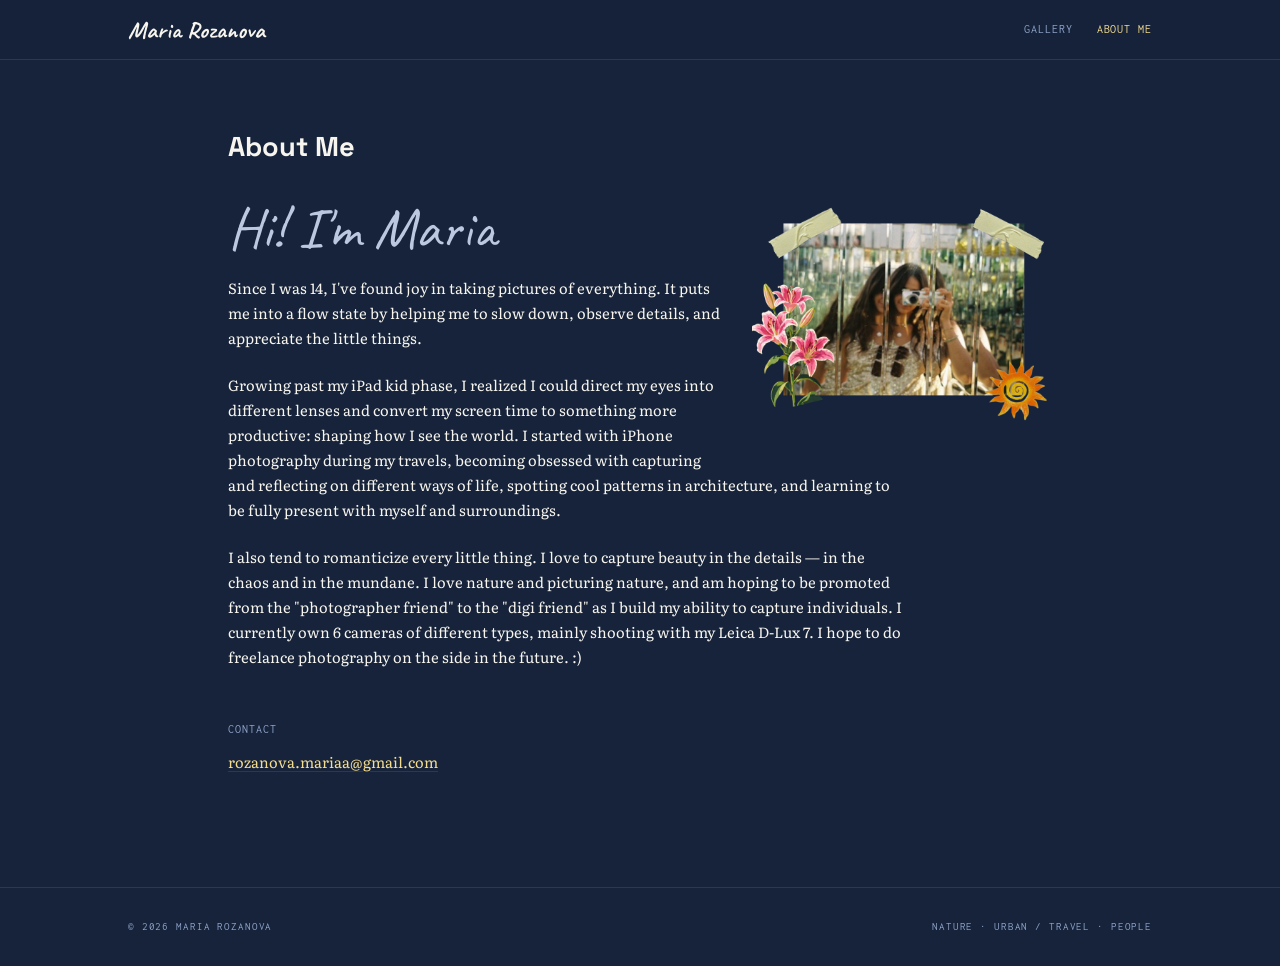
<file: about.html>
<!DOCTYPE html>
<html lang="en">
<head>
<meta charset="UTF-8">
<meta name="viewport" content="width=device-width, initial-scale=1.0">
<title>About Me — Maria Rozanova Photography</title>
<meta name="robots" content="noindex, nofollow">
<link rel="stylesheet" href="style.css">
</head>
<body>

<nav class="site-nav">
  <div class="site-nav-inner">
    <a class="site-nav-mark" href="index.html">Maria Rozanova</a>
    <div class="site-nav-links">
      <a href="index.html">Gallery</a>
      <a href="about.html" class="active">About Me</a>
    </div>
  </div>
</nav>

<div class="wrap about">
  <h1>About Me</h1>

  <div class="about-wrap">
    <div class="about-portrait" id="aboutPortrait">
      <img src="assets/maria-portrait.png" alt="Maria Rozanova taking a photo in a mirrored room"
           onerror="document.getElementById('aboutPortrait').classList.add('img-missing'); this.remove();">
      <div class="placeholder">Drop the background-removed<br>photo in as<br><strong>assets/maria-portrait.png</strong></div>
    </div>

    <div class="about-text">
      <p class="intro-greeting">Hi! I'm Maria</p>

      <p>
        Since I was 14, I've found joy in taking pictures of everything. It puts
        me into a flow state by helping me to slow down, observe details, and
        appreciate the little things.
      </p>

      <p>
        Growing past my iPad kid phase, I realized I could direct my eyes into
        different lenses and convert my screen time to something more
        productive: shaping how I see the world. I started with iPhone
        photography during my travels, becoming obsessed with capturing and
        reflecting on different ways of life, spotting cool patterns in
        architecture, and learning to be fully present with myself and
        surroundings.
      </p>

      <p>
        I also tend to romanticize every little thing. I love to capture beauty
        in the details — in the chaos and in the mundane. I love nature and
        picturing nature, and am hoping to be promoted from the "photographer
        friend" to the "digi friend" as I build my ability to capture
        individuals. I currently own 6 cameras of different types, mainly
        shooting with my Leica D-Lux 7. I hope to do freelance photography on
        the side in the future. :)
      </p>

      <span class="label">Contact</span>
      <p>
        <a href="mailto:rozanova.mariaa@gmail.com">rozanova.mariaa@gmail.com</a>
      </p>
    </div>
  </div>
</div>

<footer class="site-footer">
  <div class="wrap-wide">
    <span>&copy; 2026 Maria Rozanova</span>
    <span>Nature &middot; Urban / Travel &middot; People</span>
  </div>
</footer>

</body>
</html>
</file>
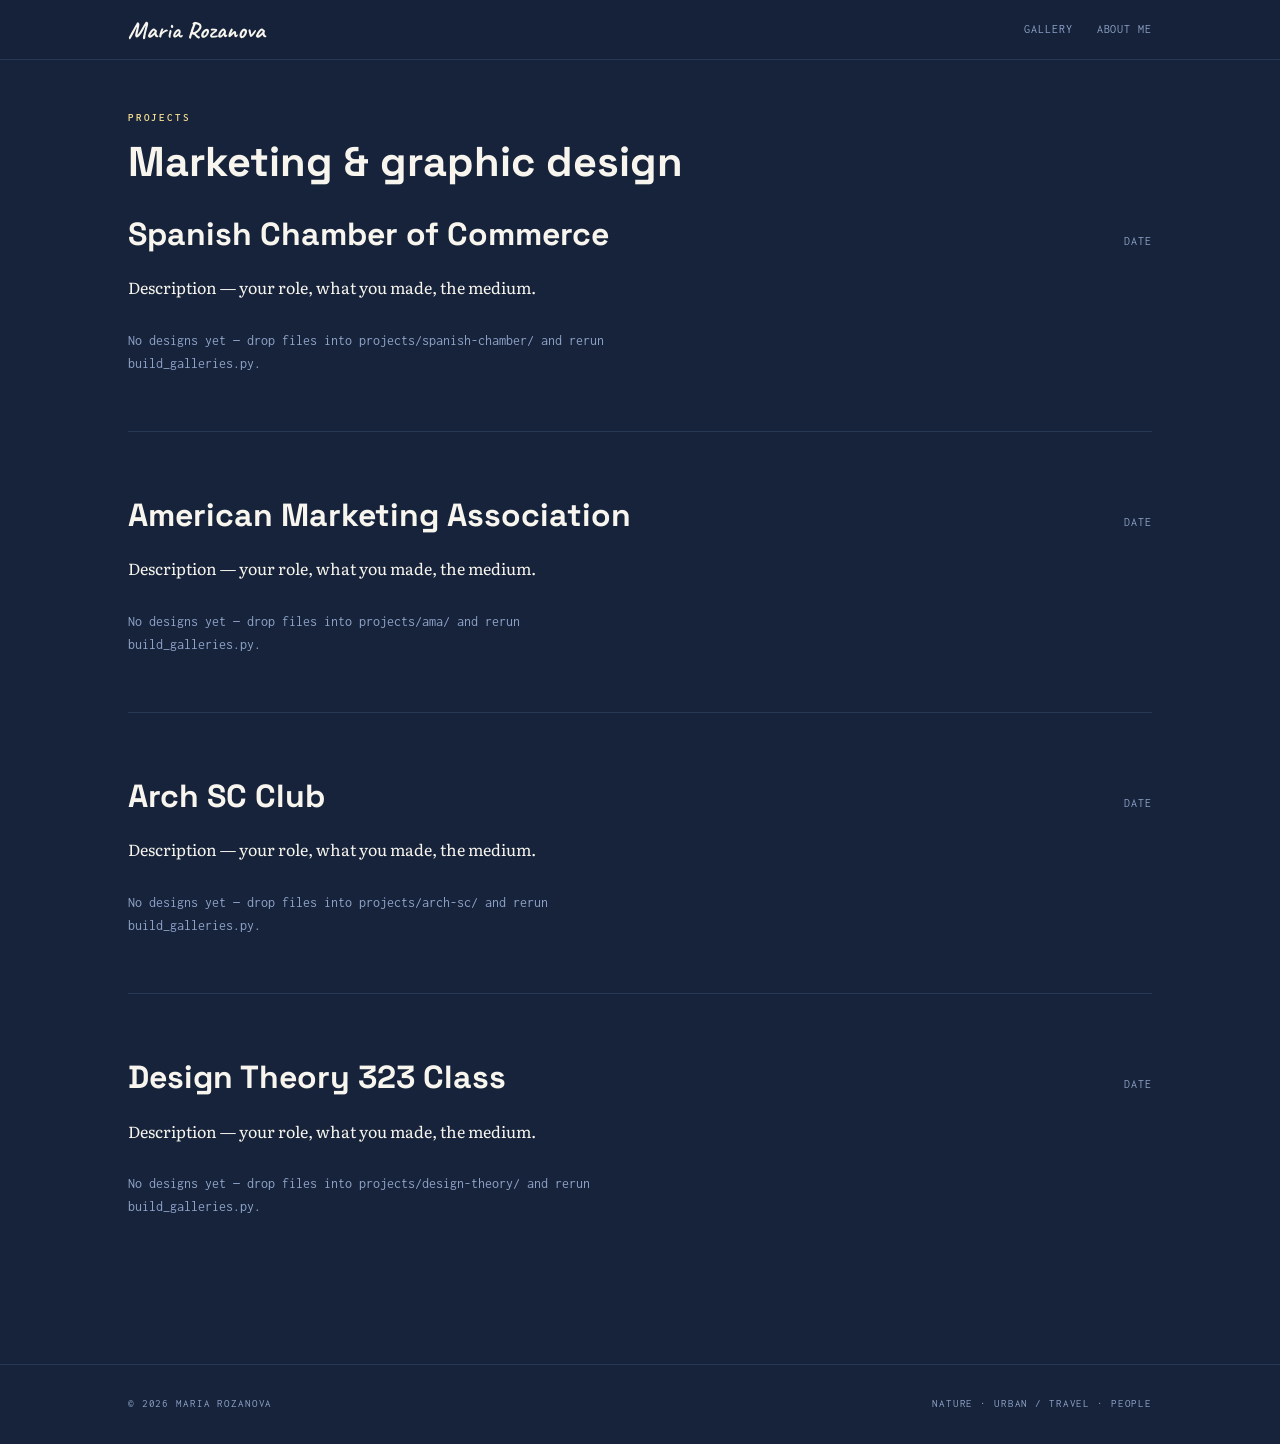
<file: projects.html>
<!DOCTYPE html>
<html lang="en">
<head>
<meta charset="UTF-8">
<meta name="viewport" content="width=device-width, initial-scale=1.0">
<title>Projects — Maria Rozanova</title>
<!-- This page is intentionally left out of every nav and out of any sitemap.
     It's reachable only if someone has this exact URL. See README.md. -->
<meta name="robots" content="noindex">
<link rel="stylesheet" href="style.css">
</head>
<body>

<nav class="site-nav">
  <div class="site-nav-inner">
    <a class="site-nav-mark" href="index.html">Maria Rozanova</a>
    <div class="site-nav-links">
      <a href="index.html">Gallery</a>
      <a href="about.html">About Me</a>
    </div>
  </div>
</nav>

<div class="wrap-wide">
  <header class="gallery-header">
    <span class="eyebrow">Projects</span>
    <h1 style="margin-top:10px;">Marketing &amp; graphic design</h1>
  </header>

  <div class="project-list">

    <section class="project">
      <div class="project-head">
        <h2>Spanish Chamber of Commerce</h2>
        <span class="project-date">Date</span>
      </div>
      <p class="project-desc">Description — your role, what you made, the medium.</p>
      <!-- GALLERY:START:spanish-chamber (auto-generated by build_galleries.py from projects/spanish-chamber/ — don't hand-edit, see README) -->
  <div class="gallery-grid">
    <p style="color:var(--sage); font-family:var(--font-mono); font-size:0.85rem;">No designs yet — drop files into projects/spanish-chamber/ and rerun build_galleries.py.</p>
  </div>
      <!-- GALLERY:END:spanish-chamber -->
    </section>

    <section class="project">
      <div class="project-head">
        <h2>American Marketing Association</h2>
        <span class="project-date">Date</span>
      </div>
      <p class="project-desc">Description — your role, what you made, the medium.</p>
      <!-- GALLERY:START:ama (auto-generated by build_galleries.py from projects/ama/ — don't hand-edit, see README) -->
  <div class="gallery-grid">
    <p style="color:var(--sage); font-family:var(--font-mono); font-size:0.85rem;">No designs yet — drop files into projects/ama/ and rerun build_galleries.py.</p>
  </div>
      <!-- GALLERY:END:ama -->
    </section>

    <section class="project">
      <div class="project-head">
        <h2>Arch SC Club</h2>
        <span class="project-date">Date</span>
      </div>
      <p class="project-desc">Description — your role, what you made, the medium.</p>
      <!-- GALLERY:START:arch-sc (auto-generated by build_galleries.py from projects/arch-sc/ — don't hand-edit, see README) -->
  <div class="gallery-grid">
    <p style="color:var(--sage); font-family:var(--font-mono); font-size:0.85rem;">No designs yet — drop files into projects/arch-sc/ and rerun build_galleries.py.</p>
  </div>
      <!-- GALLERY:END:arch-sc -->
    </section>

    <section class="project">
      <div class="project-head">
        <h2>Design Theory 323 Class</h2>
        <span class="project-date">Date</span>
      </div>
      <p class="project-desc">Description — your role, what you made, the medium.</p>
      <!-- GALLERY:START:design-theory (auto-generated by build_galleries.py from projects/design-theory/ — don't hand-edit, see README) -->
  <div class="gallery-grid">
    <p style="color:var(--sage); font-family:var(--font-mono); font-size:0.85rem;">No designs yet — drop files into projects/design-theory/ and rerun build_galleries.py.</p>
  </div>
      <!-- GALLERY:END:design-theory -->
    </section>

  </div>
</div>

<footer class="site-footer">
  <div class="wrap-wide">
    <span>&copy; 2026 Maria Rozanova</span>
    <span>Nature &middot; Urban / Travel &middot; People</span>
  </div>
</footer>

</body>
</html>
</file>
<file: style.css>
@import url('https://fonts.googleapis.com/css2?family=Space+Grotesk:wght@500;700&family=Literata:ital@0;1&family=Inconsolata:wght@400;600&family=Caveat:wght@600;700&display=swap');

:root{
  --bg: #16233A;
  --ink: #F7F5EE;
  --sage: #8FA3C9;
  --pink: #E88CA8;
  --green: #8FBF6E;
  --yellow: #F5DD90;
  --charcoal: #0D0F13;
  --line: #263A57;

  --font-display: 'Space Grotesk', 'Helvetica Neue', Arial, sans-serif;
  --font-name: 'Caveat', cursive;
  --font-body: 'Literata', Georgia, 'Iowan Old Style', 'Palatino Linotype', 'Book Antiqua', serif;
  --font-mono: 'Inconsolata', 'SF Mono', Menlo, Consolas, monospace;

  --nav-height: 60px;

  color-scheme: dark;
}

*{ box-sizing: border-box; }
html{ scroll-behavior: smooth; }
html,body{ margin:0; padding:0; }
body{
  background: var(--bg);
  color: var(--ink);
  font-family: var(--font-body);
  font-size: 17px;
  line-height: 1.7;
  -webkit-font-smoothing: antialiased;
  padding-top: var(--nav-height);
}
@media (prefers-reduced-motion: reduce){
  *{ animation-duration: 0.01ms !important; transition-duration: 0.01ms !important; }
}

img{ max-width: 100%; display: block; }

a{ color: var(--yellow); text-decoration-color: var(--line); text-underline-offset: 3px; }
a:hover{ color: var(--ink); }
a:focus-visible, button:focus-visible, input:focus-visible{
  outline: 2px solid var(--yellow);
  outline-offset: 3px;
}

.wrap{ max-width: 880px; margin: 0 auto; padding: 0 28px; }
.wrap-wide{ max-width: 1080px; margin: 0 auto; padding: 0 28px; }

h1,h2,h3{
  font-family: var(--font-display);
  font-weight: 700;
  color: var(--ink);
  text-wrap: balance;
  margin: 0;
}

p{ margin: 0; color: var(--ink); }

.eyebrow{
  font-family: var(--font-mono);
  font-size: 0.7rem;
  letter-spacing: 0.16em;
  text-transform: uppercase;
  color: var(--yellow);
  font-weight: 600;
}

.label{
  font-family: var(--font-mono);
  font-size: 0.72rem;
  letter-spacing: 0.08em;
  text-transform: uppercase;
  color: var(--sage);
}

/* ---------- site nav (fixed top bar) ---------- */
.site-nav{
  position: fixed; top: 0; left: 0; right: 0; height: var(--nav-height); z-index: 20;
  background: color-mix(in srgb, var(--bg) 92%, transparent);
  backdrop-filter: blur(6px);
  border-bottom: 1px solid var(--line);
}
.site-nav-inner{
  height: 100%; max-width: 1080px; margin: 0 auto; padding: 0 28px;
  display: flex; align-items: center; justify-content: space-between; gap: 24px;
}
.site-nav-mark{
  font-family: var(--font-name); font-weight: 700; font-size: 1.5rem; color: var(--ink);
  text-decoration: none; line-height: 1;
}
.site-nav-mark:hover{ color: var(--pink); }
.site-nav-links{ display:flex; align-items:center; gap: 24px; }
.site-nav-links a{
  font-family: var(--font-mono); font-size: 0.72rem; letter-spacing: 0.08em; text-transform: uppercase;
  color: var(--sage); text-decoration: none;
}
.site-nav-links a:hover, .site-nav-links a.active{ color: var(--yellow); }

@media (max-width: 640px){
  .site-nav-inner{ padding: 0 18px; gap: 14px; }
  .site-nav-mark{ font-size: 1.25rem; }
  .site-nav-links{ gap: 14px; }
  .site-nav-links a{ font-size: 0.64rem; }
}

/* ---------- home carousel ---------- */
/* auto-advancing, but curated, not random — pulls only from photos/featured/,
   sized like a featured tile, not a full-bleed banner, since the source
   photos aren't shot large enough to hold up stretched edge to edge */
.carousel{
  position:relative; width: calc(100% - 56px); max-width: 620px; margin: 20px auto 0; height: 280px;
  border-radius:2px; overflow:hidden; background: var(--charcoal);
}
.carousel-slide{ position:absolute; inset:0; opacity:0; transition: opacity 1.1s ease; }
.carousel-slide.current{ opacity:1; }
.carousel-slide img{ position:absolute; inset:0; width:100%; height:100%; object-fit:cover; }
.carousel-dots{ position:absolute; bottom:14px; left:16px; z-index:2; display:flex; gap:6px; }
.carousel-dots span{ width:6px; height:6px; border-radius:50%; background: rgba(247,245,238,0.35); transition: background 0.3s ease; }
.carousel-dots span.current{ background: var(--yellow); }
@media (max-width: 640px){ .carousel{ height: 220px; } }

/* ---------- gallery ---------- */
.gallery-header{ padding: 40px 0 14px; }
.gallery-header h1{ font-size: clamp(1.9rem, 4vw, 2.6rem); line-height: 1.1; }
.gallery-subtitle{
  font-family: var(--font-body); font-style: italic; font-size: 0.78rem;
  color: var(--sage); white-space: nowrap; margin: 2px 0 0;
}

.filterbar{ margin: 0 0 30px; }
.filterbar select{
  font-family: var(--font-mono); font-size: 0.72rem; letter-spacing: 0.06em; text-transform: uppercase;
  color: var(--ink); background: var(--charcoal); border: 1px solid var(--line);
  border-radius: 999px; padding: 9px 34px 9px 16px; cursor: pointer;
  appearance: none; -webkit-appearance: none;
  background-image: url("data:image/svg+xml,%3Csvg xmlns='http://www.w3.org/2000/svg' width='10' height='6'%3E%3Cpath d='M1 1l4 4 4-4' stroke='%238FA3C9' stroke-width='1.4' fill='none'/%3E%3C/svg%3E");
  background-repeat: no-repeat; background-position: right 14px center;
}
.filterbar select:hover, .filterbar select:focus{ border-color: var(--yellow); }
.filterbar select option{ background: var(--bg); color: var(--ink); }

/* two wide columns, uniform crop — the grid stays calm and consistent;
   a photo's real shape only appears once you click to expand it */
.gallery-grid{
  display:grid; grid-template-columns: repeat(2, 1fr); gap: 28px;
  padding-bottom: 80px;
}
@media (max-width: 640px){ .gallery-grid{ grid-template-columns: 1fr; gap: 22px; } }

.tile{
  position:relative; border-radius: 2px; overflow: hidden;
  border: 2px solid transparent; transition: border-color 0.2s ease;
}
.tile:nth-child(3n+1):hover{ border-color: var(--pink); }
.tile:nth-child(3n+2):hover{ border-color: var(--yellow); }
.tile:nth-child(3n+3):hover{ border-color: var(--green); }
.tile-img{ aspect-ratio: 4/3; width: 100%; object-fit: cover; display:block; cursor: zoom-in; }
.tile-cap{
  position:absolute; left:0; right:0; bottom:0; padding: 14px 16px;
  font-family: var(--font-mono); font-weight: 700; font-size: 0.66rem; letter-spacing:0.07em; text-transform:uppercase;
  color: var(--ink); background: linear-gradient(0deg, rgba(0,0,0,0.55), transparent);
  opacity: 0; transition: opacity 0.25s ease; pointer-events: none;
}
.tile:hover .tile-cap{ opacity: 1; }

/* click-to-expand lightbox — shows the photo at its real, un-cropped shape */
.lightbox{
  position: fixed; inset:0; background: rgba(10,15,25,0.94); z-index:50;
  display:flex; align-items:center; justify-content:center; opacity:0; pointer-events:none;
  transition: opacity 0.25s ease;
}
.lightbox.open{ opacity:1; pointer-events:auto; }
.lightbox img{ max-width:88vw; max-height:88vh; width:auto; height:auto; border-radius:2px; box-shadow: 0 30px 80px rgba(0,0,0,0.5); }

/* ---------- about ---------- */
.about{ padding-top: 64px; padding-bottom: 90px; max-width: 880px; margin: 0 auto; }
.about h1{ font-size: clamp(1.3rem, 2.4vw, 1.7rem); margin-bottom: 30px; }
.about-wrap{ display:flow-root; }
.about-text{ max-width: 680px; }
.about-text p{ margin-bottom: 22px; font-size: 0.92rem; }
.about-text p.intro-greeting{
  font-family: var(--font-name); font-size: 3.6rem;
  color: color-mix(in srgb, var(--sage) 60%, white 40%);
  margin-bottom: 18px; line-height: 1;
}
.about-text .label{ display:block; margin-top: 50px; margin-bottom: 10px; }
.about-portrait{ float: right; width: 300px; max-width: 45%; margin: 0 0 24px 32px; }
.about-portrait img{
  display:block; width:100%; height:auto; border-radius: 4px;
}
.about-portrait .placeholder{
  display:none; width:100%; aspect-ratio: 4/3; border-radius:6px;
  border:1px dashed var(--sage); align-items:center; justify-content:center; text-align:center;
  padding:16px; font-family: var(--font-mono); font-size:0.68rem; color: var(--sage); letter-spacing:0.04em;
}
.about-portrait.img-missing .placeholder{ display:flex; }

/* ---------- projects (unlisted) ---------- */
.project-list{ display:flex; flex-direction:column; padding-bottom: 90px; }
.project{ padding: 56px 0; border-top: 1px solid var(--line); }
.project:first-child{ border-top: none; padding-top: 8px; }
.project-head{ display:flex; align-items:baseline; justify-content:space-between; gap: 20px; flex-wrap:wrap; }
.project-head h2{ font-size: clamp(1.5rem, 3vw, 2rem); }
.project-date{
  font-family: var(--font-mono); font-size: 0.72rem; letter-spacing: 0.08em; text-transform: uppercase;
  color: var(--sage); white-space: nowrap;
}
.project-desc{ margin-top: 14px; max-width: 60ch; color: var(--ink); font-size: 1rem; line-height: 1.6; }
.project .gallery-grid{ margin-top: 28px; padding-bottom: 0; }

/* ---------- footer ---------- */
.site-footer{ border-top: 1px solid var(--line); padding: 30px 0; }
.site-footer .wrap-wide{
  display:flex; justify-content:space-between; flex-wrap:wrap; gap:10px;
  font-family: var(--font-mono); font-size:0.68rem; letter-spacing:0.08em; text-transform:uppercase; color: var(--sage);
}
</file>
